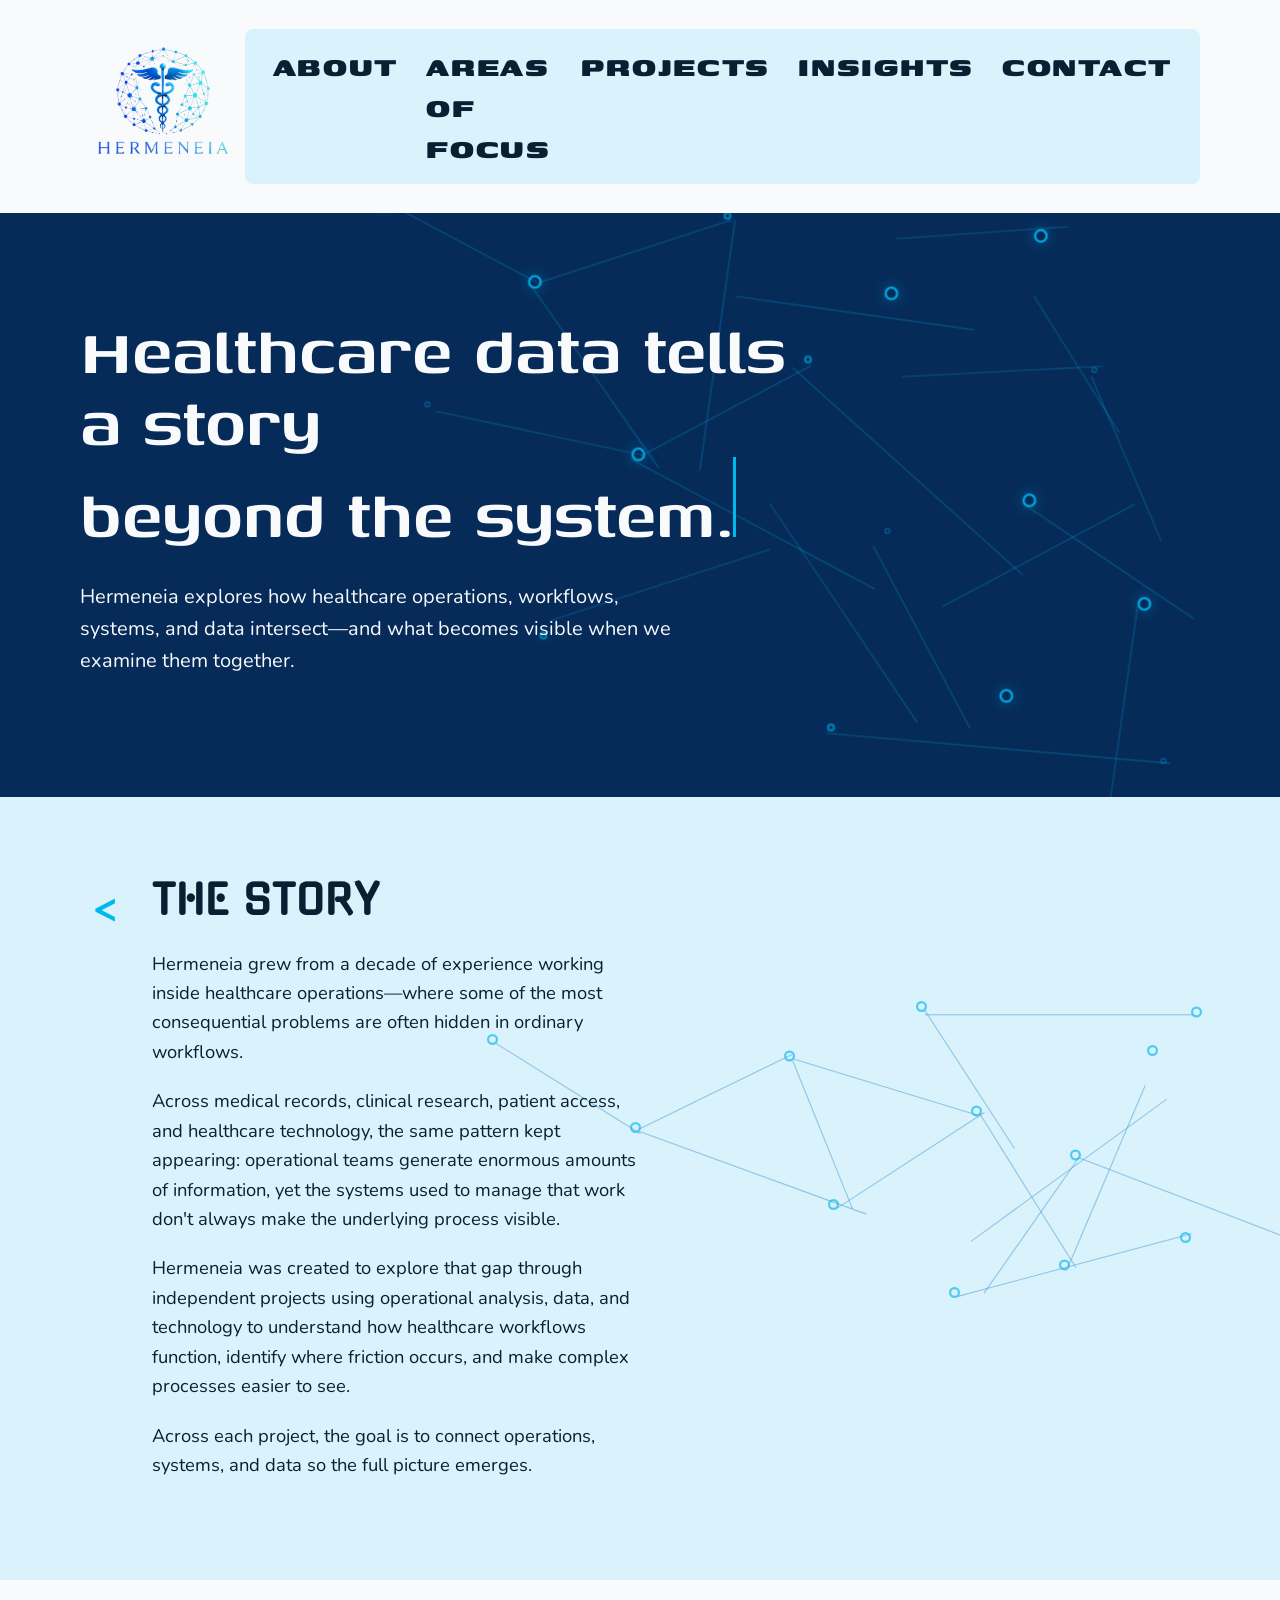
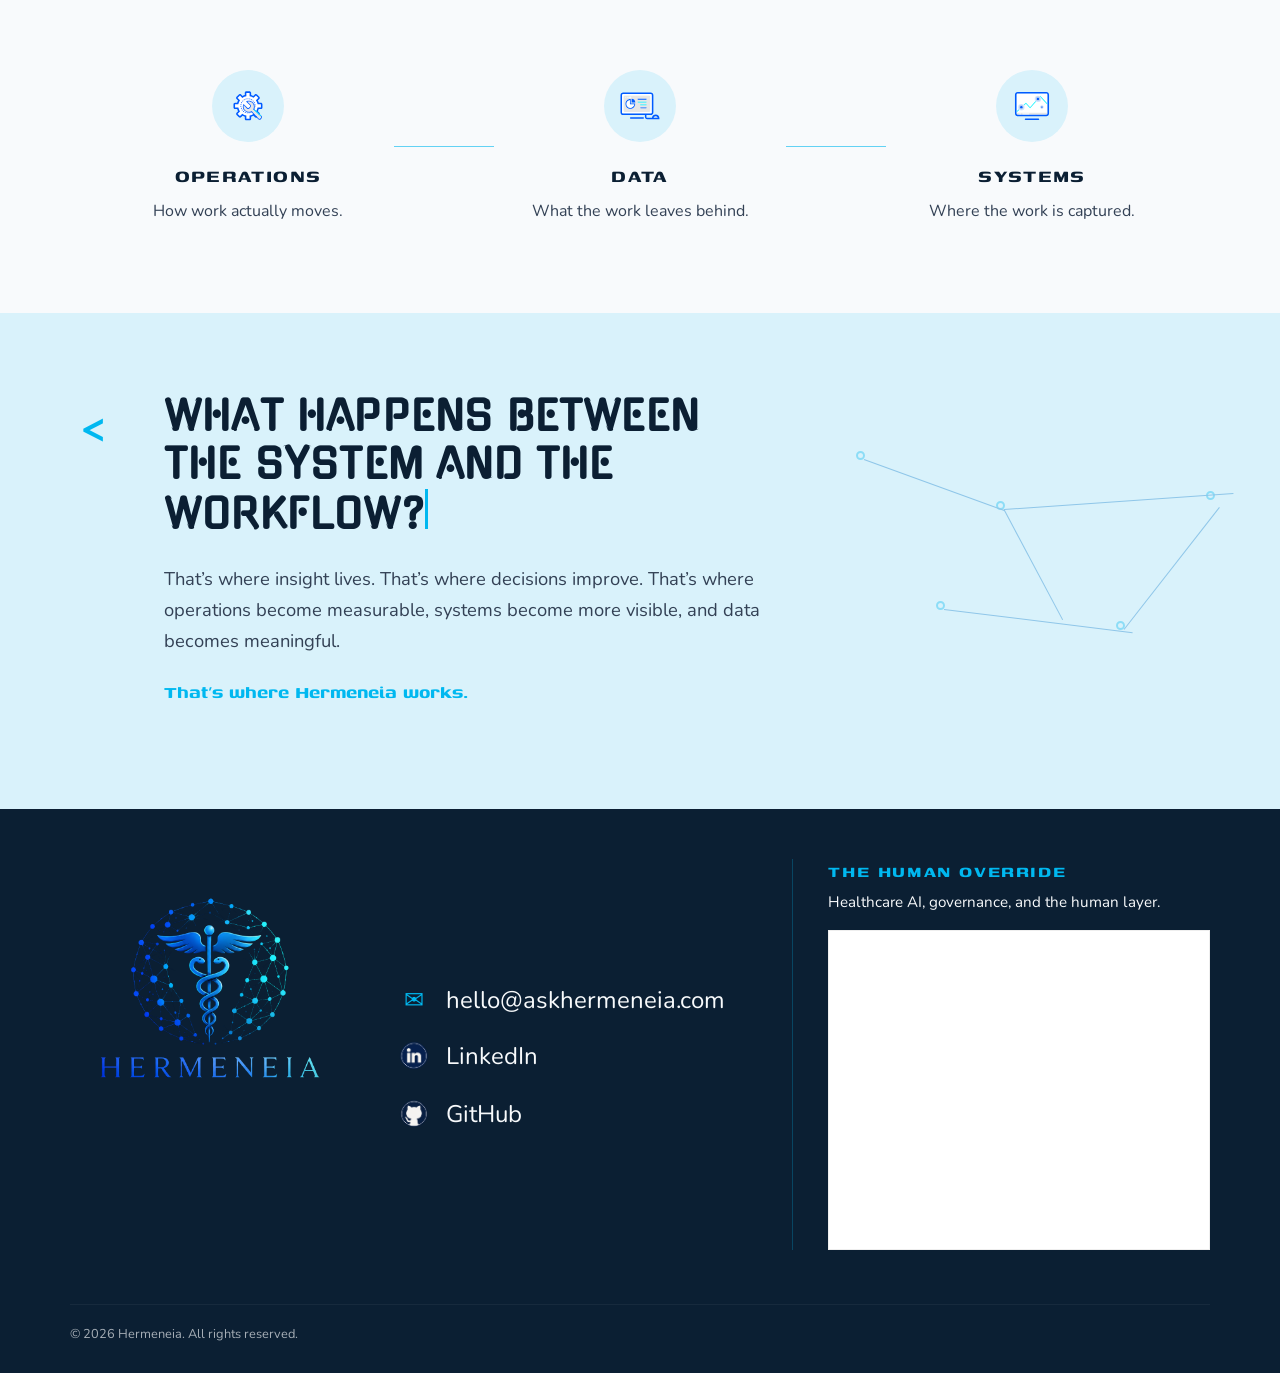
<file: about.html>
<!DOCTYPE html>
<html lang="en">

  <head>
    <meta charset="UTF-8">
    <meta name="viewport" content="width=device-width, initial-scale=1.0">
    <title>About | Hermeneia</title>
    <link rel="stylesheet" href="style.css?v=6">
  </head>

  <body>

    <header>
      <a class="brand" href="index.html">
        <img src="images/hermeneia-logo.png" alt="Hermeneia Consulting logo">
      </a>

      <nav>
        <a href="about.html">ABOUT</a>
        <a href="areas-of-focus.html">AREAS OF FOCUS</a>
        <a href="index.html#projects">PROJECTS</a>
        <a href="insights.html">INSIGHTS</a>
        <a href="contact.html">CONTACT</a>
      </nav>
    </header>

    <main>

      <!-- ABOUT HERO -->

      <section class="about-hero">

        <div class="about-hero-content">
          <h1>
            Healthcare data tells a story<br>
            beyond the system.<span class="cursor"></span>
          </h1>

          <p>
            Hermeneia explores how healthcare operations, workflows,
            systems, and data intersect—and what becomes visible when
            we examine them together.
          </p>
        </div>

        <div class="network-graphic" aria-hidden="true">

          <span class="network-node node-1"></span>
          <span class="network-node node-2"></span>
          <span class="network-node node-3"></span>
          <span class="network-node node-4"></span>
          <span class="network-node node-5"></span>
          <span class="network-node node-6"></span>
          <span class="network-node node-7"></span>
          <span class="network-node node-8"></span>
          <span class="network-node node-9"></span>
          <span class="network-node node-10"></span>
          <span class="network-node node-11"></span>
          <span class="network-node node-12"></span>
          <span class="network-node node-13"></span>
          <span class="network-node node-14"></span>
          <span class="network-node node-15"></span>
          <span class="network-node node-16"></span>

          <span class="network-line line-1"></span>
          <span class="network-line line-2"></span>
          <span class="network-line line-3"></span>
          <span class="network-line line-4"></span>
          <span class="network-line line-5"></span>
          <span class="network-line line-6"></span>
          <span class="network-line line-7"></span>
          <span class="network-line line-8"></span>
          <span class="network-line line-9"></span>
          <span class="network-line line-10"></span>
          <span class="network-line line-11"></span>
          <span class="network-line line-12"></span>
          <span class="network-line line-13"></span>
          <span class="network-line line-14"></span>
          <span class="network-line line-15"></span>
          <span class="network-line line-16"></span>
          <span class="network-line line-17"></span>
          <span class="network-line line-18"></span>
          <span class="network-line line-19"></span>
          <span class="network-line line-20"></span>

        </div>

      </section>

      <!-- THE STORY -->

<section class="about-story">

  <div class="story-content">

    <span class="text-marker">&lt;</span>

    <div class="story-copy">

      <h2>THE STORY</h2>

      <p>
        Hermeneia grew from a decade of experience working inside
        healthcare operations—where some of the most consequential
        problems are often hidden in ordinary workflows.
      </p>

      <p>
        Across medical records, clinical research, patient access,
        and healthcare technology, the same pattern kept appearing:
        operational teams generate enormous amounts of information,
        yet the systems used to manage that work don't always make
        the underlying process visible.
      </p>

      <p>
        Hermeneia was created to explore that gap through independent projects using operational analysis, data, and technology to understand how healthcare workflows function, identify where friction occurs, and make complex processes easier to see.
      </p>

      <p>
        Across each project, the goal is to connect operations, systems, and data so the full picture emerges.
      </p>

    </div>

  </div>

  <div class="story-network" aria-hidden="true">

    <span class="story-node story-node-1"></span>
    <span class="story-node story-node-2"></span>
    <span class="story-node story-node-3"></span>
    <span class="story-node story-node-4"></span>
    <span class="story-node story-node-5"></span>
    <span class="story-node story-node-6"></span>
    <span class="story-node story-node-7"></span>
    <span class="story-node story-node-8"></span>
    <span class="story-node story-node-9"></span>
    <span class="story-node story-node-10"></span>
    <span class="story-node story-node-11"></span>
    <span class="story-node story-node-12"></span>

    <span class="story-line story-line-1"></span>
    <span class="story-line story-line-2"></span>
    <span class="story-line story-line-3"></span>
    <span class="story-line story-line-4"></span>
    <span class="story-line story-line-5"></span>
    <span class="story-line story-line-6"></span>
    <span class="story-line story-line-7"></span>
    <span class="story-line story-line-8"></span>
    <span class="story-line story-line-9"></span>
    <span class="story-line story-line-10"></span>
    <span class="story-line story-line-11"></span>
    <span class="story-line story-line-12"></span>
    <span class="story-line story-line-13"></span>
    <span class="story-line story-line-14"></span>

  </div>

</section>
<!-- OPERATIONS / DATA / SYSTEMS -->
        <section class="about-pillars">

  <div class="pillar">
    <div class="pillar-icon">
      <img src="images/image-operations.svg" alt="">
    </div>

    <h3>OPERATIONS</h3>
    <p>How work actually moves.</p>
  </div>

  <div class="pillar-connector"></div>

  <div class="pillar">
    <div class="pillar-icon">
      <img src="images/image-data.svg" alt="">
    </div>

    <h3>DATA</h3>
    <p>What the work leaves behind.</p>
  </div>

  <div class="pillar-connector"></div>

  <div class="pillar">
    <div class="pillar-icon">
      <img src="images/image-systems.svg" alt="">
    </div>

    <h3>SYSTEMS</h3>
    <p>Where the work is captured.</p>
  </div>

</section>

<!-- CLOSING -->

<section class="about-closing">

  <div class="closing-marker">
    <span class="text-marker">&lt;</span>
  </div>

  <div class="closing-copy">

    <h2>
      WHAT HAPPENS BETWEEN<br>
      THE SYSTEM AND THE WORKFLOW?<span class="cursor"></span>
    </h2>

    <p>
      That’s where insight lives. That’s where decisions improve.
      That’s where operations become measurable, systems become
      more visible, and data becomes meaningful.
    </p>

    <p class="closing-highlight">
      That’s where Hermeneia works.
    </p>

  </div>

  <div class="closing-network" aria-hidden="true">

    <span class="closing-node closing-node-1"></span>
    <span class="closing-node closing-node-2"></span>
    <span class="closing-node closing-node-3"></span>
    <span class="closing-node closing-node-4"></span>
    <span class="closing-node closing-node-5"></span>

    <span class="closing-line closing-line-1"></span>
    <span class="closing-line closing-line-2"></span>
    <span class="closing-line closing-line-3"></span>
    <span class="closing-line closing-line-4"></span>
    <span class="closing-line closing-line-5"></span>

  </div>

</section>

    </main>

 <!-- ========================================
       FOOTER
       ======================================== -->

  <footer class="site-footer">

    <div class="footer-brand-column">

      <a class="footer-logo" href="index.html">
        <img src="images/hermeneia-logo.png" alt="Hermeneia logo">
      </a>

    </div>


    <div class="footer-contact-column">

      <a class="footer-contact-item" href="mailto:hello@askhermeneia.com">
        <span class="footer-contact-icon">✉</span>
        <span>hello@askhermeneia.com</span>
      </a>

      <a
        class="footer-contact-item"
        href="https://www.linkedin.com/in/marilismarrero/"
        target="_blank"
        rel="noopener noreferrer"
      >
        <img src="images/linkedin-icon.png" alt="">
        <span>LinkedIn</span>
      </a>

      <a
        class="footer-contact-item"
        href="https://github.com/hermeneia-consulting"
        target="_blank"
        rel="noopener noreferrer"
      >
        <img src="images/github-icon.png" alt="">
        <span>GitHub</span>
      </a>

    </div>


    <div class="footer-publication-column">

      <p class="footer-publication-label">THE HUMAN OVERRIDE</p>

      <p class="footer-publication-copy">
        Healthcare AI, governance, and the human layer.
      </p>

      <div class="footer-newsletter">
        <iframe
          src="https://thehumanoverride.substack.com/embed"
          width="480"
          height="320"
          style="border: 1px solid #EEE; background: white"
          frameborder="0"
          scrolling="no">
        </iframe>
      </div>

    </div>


    <div class="footer-copyright">
      © 2026 Hermeneia. All rights reserved.
    </div>

  </footer>

</body>

</html>
</file>
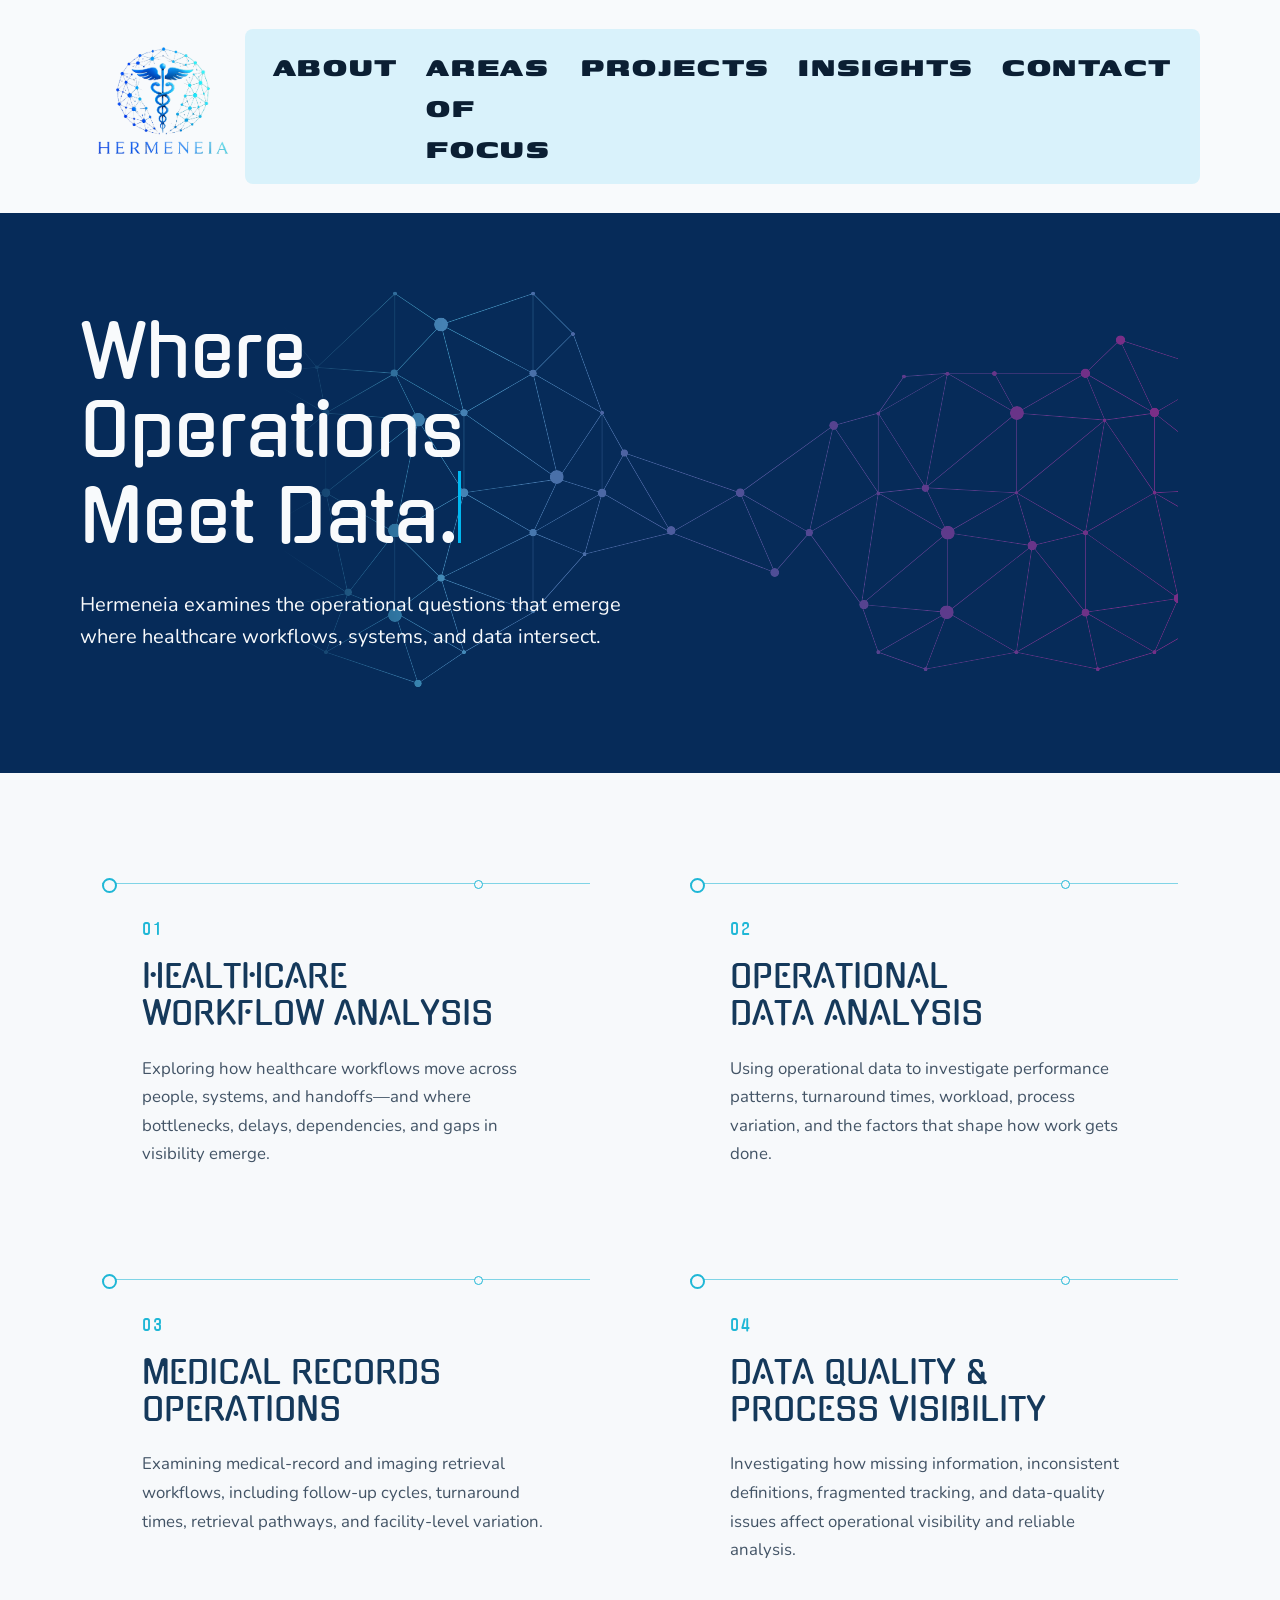
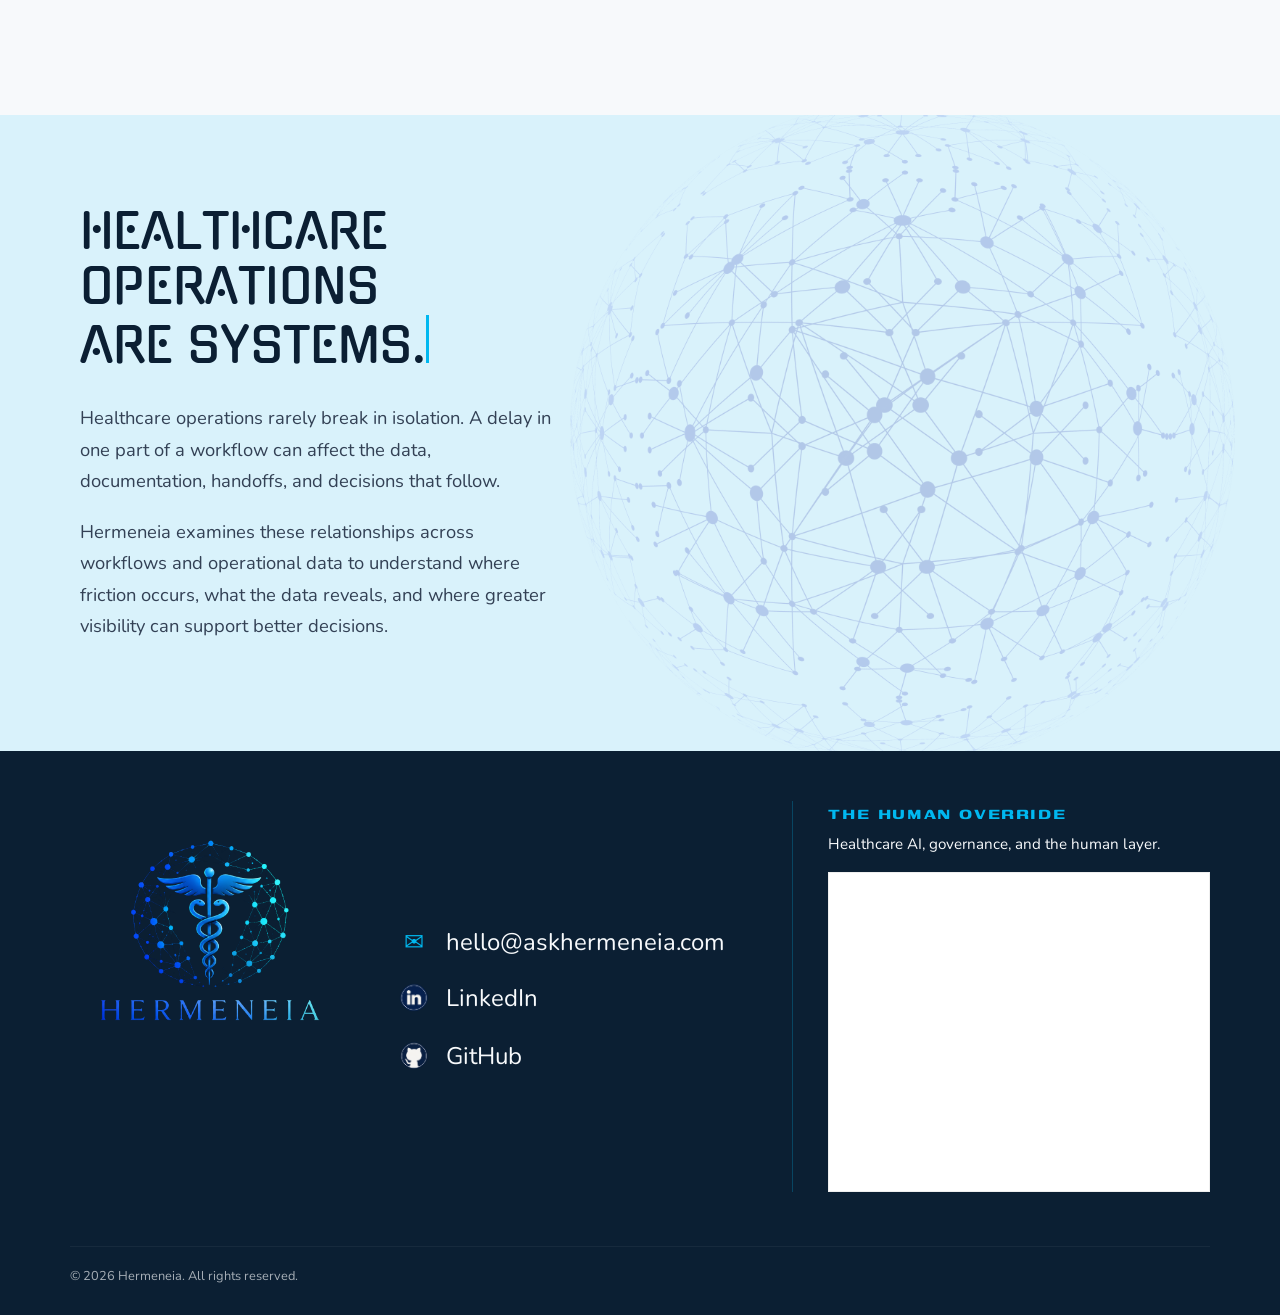
<file: areas-of-focus.html>
<!DOCTYPE html>
<html lang="en">

  <head>
    <meta charset="UTF-8">
    <meta name="viewport" content="width=device-width, initial-scale=1.0">
    <title>Areas of Focus | Hermeneia</title>
    <link rel="stylesheet" href="style.css?v=6">
  </head>

  <body>

    <header>
      <a class="brand" href="index.html">
        <img src="images/hermeneia-logo.png" alt="Hermeneia Consulting logo">
      </a>

      <nav>
        <a href="about.html">ABOUT</a>
        <a href="areas-of-focus.html">AREAS OF FOCUS</a>
        <a href="index.html#projects">PROJECTS</a>
        <a href="insights.html">INSIGHTS</a>
        <a href="contact.html">CONTACT</a>
      </nav>
    </header>
    <main>

        <!-- HERO -->
        <section class="focus-hero">

  <div class="focus-hero-content">

    <h1>
      Where Operations<br>
      Meet Data.<span class="cursor"></span>
    </h1>

    <p class="focus-intro">
      Hermeneia examines the operational questions that emerge
      where healthcare workflows, systems, and data intersect.
    </p>

  </div>

  <img
    class="focus-hero-network"
    src="images/areas-focus-network.svg"
    alt=""
    aria-hidden="true"
  >

</section>
<!-- FOCUS AREAS -->

<section class="focus-areas">

  <div class="focus-grid">

    <article class="focus-card focus-card-1">
      <span class="focus-number">01</span>
      <h2>HEALTHCARE<br>WORKFLOW ANALYSIS</h2>
      <p>
        Exploring how healthcare workflows move across people, systems, and handoffs—and where bottlenecks, delays, dependencies, and gaps in visibility emerge.
      </p>
    </article>

    <article class="focus-card focus-card-2">
      <span class="focus-number">02</span>
      <h2>OPERATIONAL<br>DATA ANALYSIS</h2>
      <p>
        Using operational data to investigate performance patterns, turnaround times, workload, process variation, and the factors that shape how work gets done.
      </p>
    </article>

    <article class="focus-card focus-card-3">
      <span class="focus-number">03</span>
      <h2>MEDICAL RECORDS<br>OPERATIONS</h2>
      <p>
        Examining medical-record and imaging retrieval workflows, including follow-up cycles, turnaround times, retrieval pathways, and facility-level variation.
      </p>
    </article>

    <article class="focus-card focus-card-4">
      <span class="focus-number">04</span>
      <h2>DATA QUALITY &amp;<br>PROCESS VISIBILITY</h2>
      <p>
        Investigating how missing information, inconsistent definitions, fragmented tracking, and data-quality issues affect operational visibility and reliable analysis.
      </p>
    </article>

  </div>

</section>
<!-- HEALTHCARE OPERATIONS ARE SYSTEMS -->

<section class="focus-systems">

  <div class="focus-systems-copy">

    <h2>
      HEALTHCARE OPERATIONS<br>
      ARE SYSTEMS.<span class="cursor"></span>
    </h2>

    <p>
      Healthcare operations rarely break in isolation. A delay in one part of a workflow can affect the data, documentation, handoffs, and decisions that follow.</p>

    <p>
      Hermeneia examines these relationships across workflows and operational data to understand where friction occurs, what the data reveals, and where greater visibility can support better decisions.
    </p>

  </div>

  <div class="focus-systems-visual" aria-hidden="true">
    <img
      src="images/healthcare-systems-network.png"
      alt=""
    >
  </div>

</section>
    </main>

 <!-- ========================================
       FOOTER
       ======================================== -->

  <footer class="site-footer">

    <div class="footer-brand-column">

      <a class="footer-logo" href="index.html">
        <img src="images/hermeneia-logo.png" alt="Hermeneia logo">
      </a>

    </div>


    <div class="footer-contact-column">

      <a class="footer-contact-item" href="mailto:hello@askhermeneia.com">
        <span class="footer-contact-icon">✉</span>
        <span>hello@askhermeneia.com</span>
      </a>

      <a
        class="footer-contact-item"
        href="https://www.linkedin.com/in/marilismarrero/"
        target="_blank"
        rel="noopener noreferrer"
      >
        <img src="images/linkedin-icon.png" alt="">
        <span>LinkedIn</span>
      </a>

      <a
        class="footer-contact-item"
        href="https://github.com/hermeneia-consulting"
        target="_blank"
        rel="noopener noreferrer"
      >
        <img src="images/github-icon.png" alt="">
        <span>GitHub</span>
      </a>

    </div>


    <div class="footer-publication-column">

      <p class="footer-publication-label">THE HUMAN OVERRIDE</p>

      <p class="footer-publication-copy">
        Healthcare AI, governance, and the human layer.
      </p>

      <div class="footer-newsletter">
        <iframe
          src="https://thehumanoverride.substack.com/embed"
          width="480"
          height="320"
          style="border: 1px solid #EEE; background: white"
          frameborder="0"
          scrolling="no">
        </iframe>
      </div>

    </div>


    <div class="footer-copyright">
      © 2026 Hermeneia. All rights reserved.
    </div>

  </footer>

  </body>

</html>
</file>
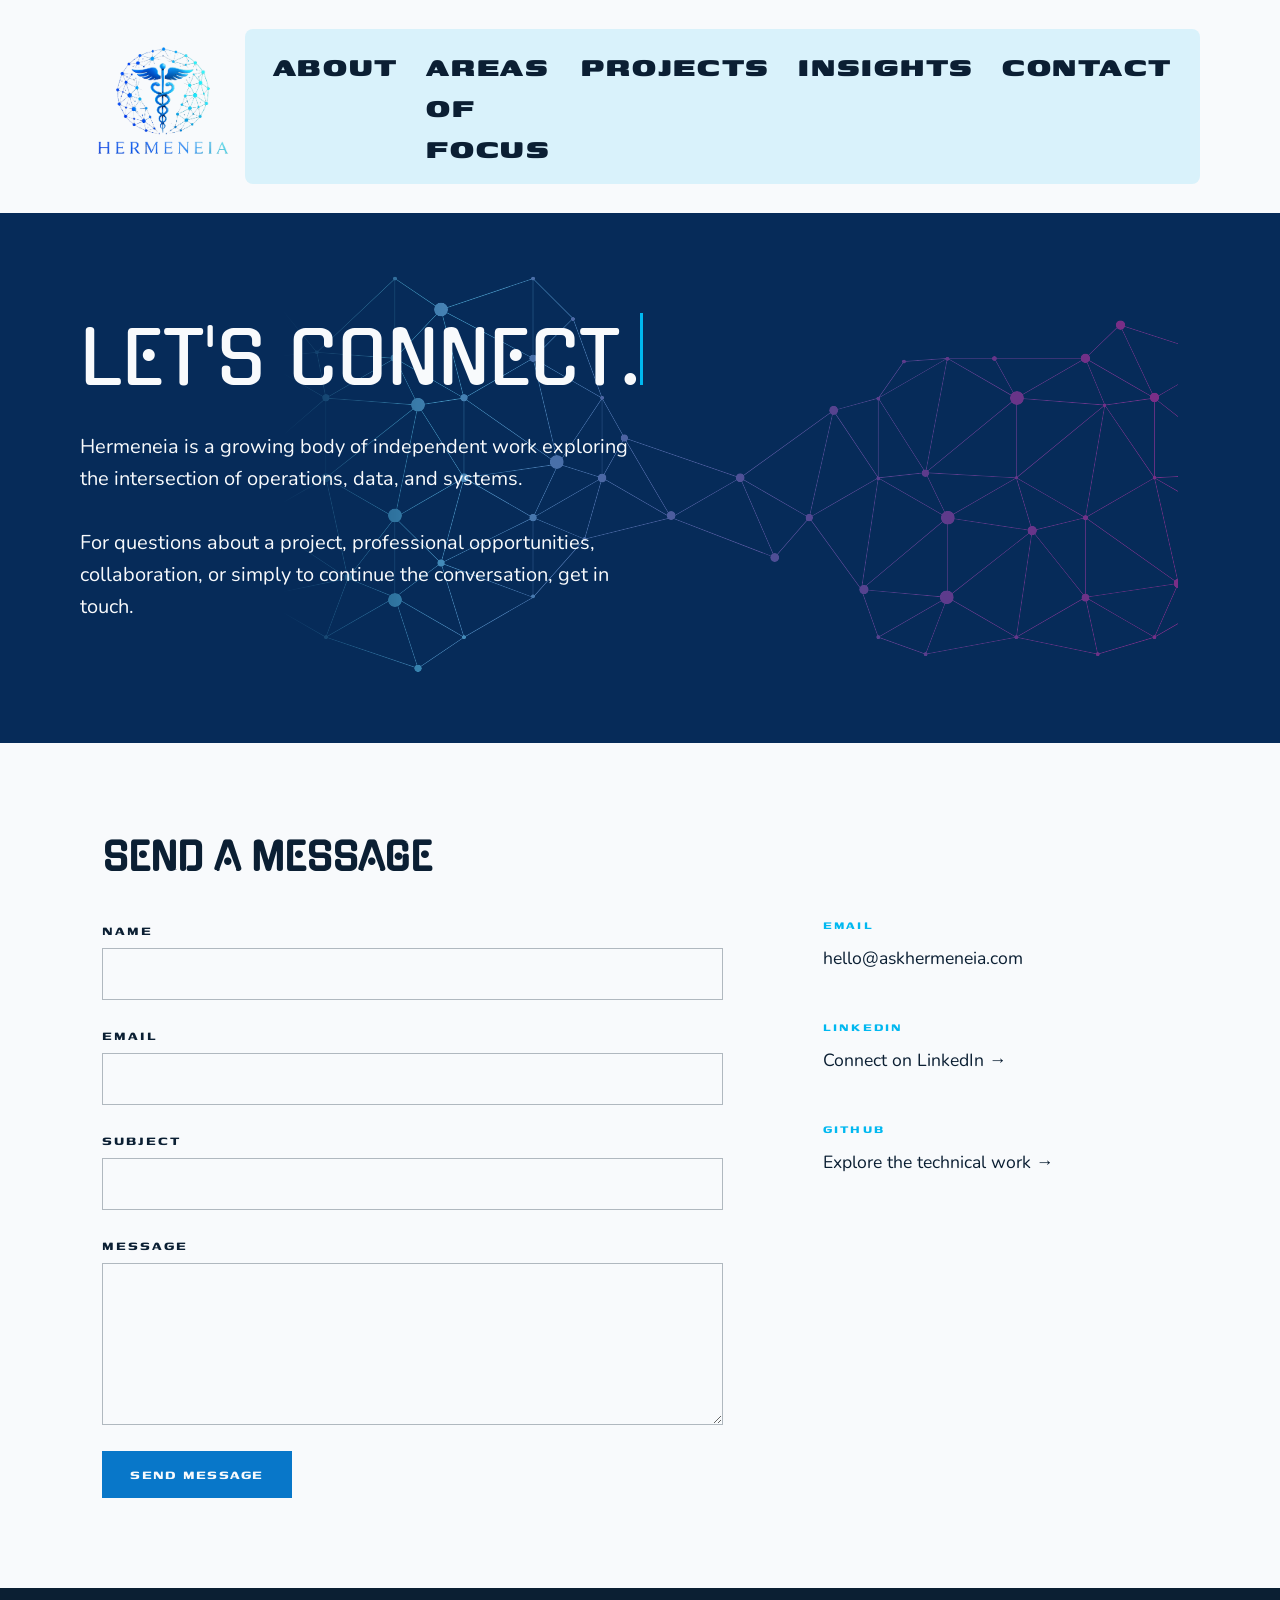
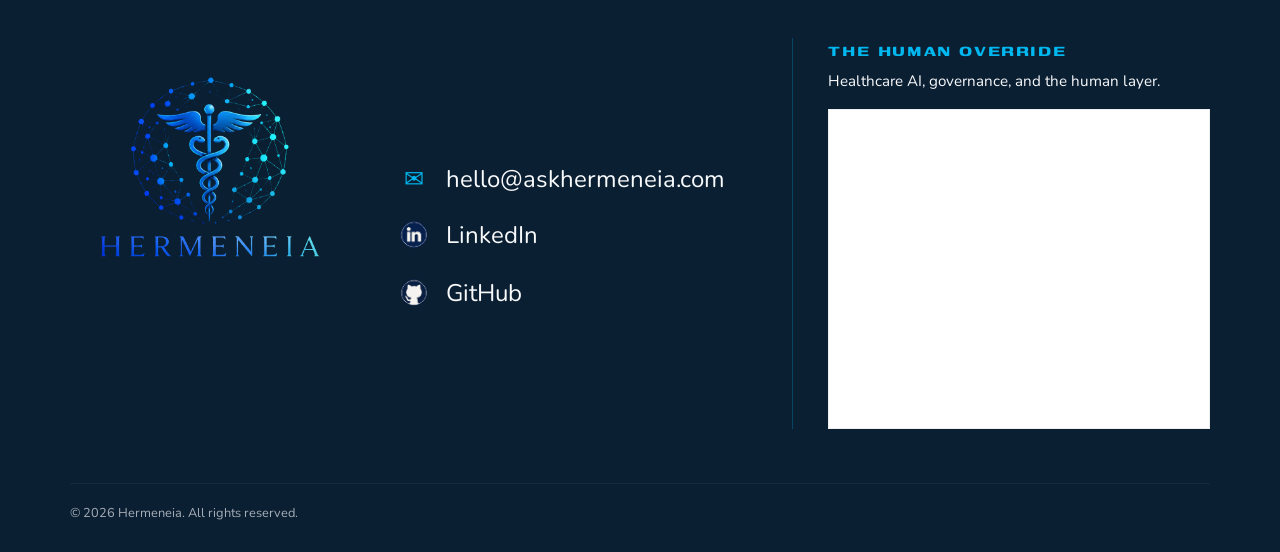
<file: contact.html>
<!DOCTYPE html>
<html lang="en">

<head>
  <meta charset="UTF-8">
  <meta name="viewport" content="width=device-width, initial-scale=1.0">

  <title>Contact | Hermeneia</title>

  <link rel="stylesheet" href="style.css?v=6">
</head>

<body>

  <!-- ========================================
       HEADER
       ======================================== -->

  <header>

    <a class="brand" href="index.html">
      <img src="images/hermeneia-logo.png" alt="Hermeneia logo">
    </a>

    <nav>
      <a href="about.html">ABOUT</a>
      <a href="areas-of-focus.html">AREAS OF FOCUS</a>
      <a href="index.html#projects">PROJECTS</a>
      <a href="insights.html">INSIGHTS</a>
      <a href="contact.html">CONTACT</a>
    </nav>

  </header>


  <main>

    <!-- ========================================
         CONTACT HERO
         ======================================== -->

    <section class="contact-hero">
      <div class="contact-hero-content">

        <h1>
          LET'S CONNECT.<span class="cursor"></span>
        </h1>

        <p>
          Hermeneia is a growing body of independent work exploring the
          intersection of operations, data, and systems.
        </p>

        <p>
          For questions about a project, professional opportunities,
          collaboration, or simply to continue the conversation, get in touch.
        </p>

      </div>

      <img
    src="images/areas-focus-network.svg"
    alt=""
    class="contact-hero-network"
  >

</section>

    <!-- ========================================
         CONTACT OPTIONS
         ======================================== -->

    <section class="contact-section">

      <div class="contact-grid">

        <div class="contact-form-column">

  <h2>SEND A MESSAGE</h2>

  <form
    class="contact-form"
    action="send-contact.php"
    method="POST"
  >

    <label for="name">NAME</label>
    <input
      type="text"
      id="name"
      name="name"
      required
    >

    <label for="email">EMAIL</label>
    <input
      type="email"
      id="email"
      name="email"
      required
    >

    <label for="subject">SUBJECT</label>
    <input
      type="text"
      id="subject"
      name="subject"
      required
    >

    <label for="message">MESSAGE</label>
    <textarea
      id="message"
      name="message"
      rows="6"
      required
    ></textarea>

    <button type="submit">
      SEND MESSAGE
    </button>

  </form>

</div>


        <div class="contact-links-column">

          <div class="contact-link-block">
            <p class="contact-label">EMAIL</p>

            <a href="mailto:hello@askhermeneia.com">
              hello@askhermeneia.com
            </a>
          </div>

          <div class="contact-link-block">
            <p class="contact-label">LINKEDIN</p>

            <a
              href="https://www.linkedin.com/in/marilismarrero/"
              target="_blank"
              rel="noopener noreferrer"
            >
              Connect on LinkedIn →
            </a>
          </div>

          <div class="contact-link-block">
            <p class="contact-label">GITHUB</p>

            <a
              href="https://github.com/hermeneia-consulting"
              target="_blank"
              rel="noopener noreferrer"
            >
              Explore the technical work →
            </a>
          </div>

        </div>

      </div>

    </section>

  </main>


  <!-- ========================================
       FOOTER
       ======================================== -->

  <footer class="site-footer">

    <div class="footer-brand-column">

      <a class="footer-logo" href="index.html">
        <img src="images/hermeneia-logo.png" alt="Hermeneia logo">
      </a>

    </div>


    <div class="footer-contact-column">

      <a class="footer-contact-item" href="mailto:hello@askhermeneia.com">
        <span class="footer-contact-icon">✉</span>
        <span>hello@askhermeneia.com</span>
      </a>

      <a
        class="footer-contact-item"
        href="https://www.linkedin.com/in/marilismarrero/"
        target="_blank"
        rel="noopener noreferrer"
      >
        <img src="images/linkedin-icon.png" alt="">
        <span>LinkedIn</span>
      </a>

      <a
        class="footer-contact-item"
        href="https://github.com/hermeneia-consulting"
        target="_blank"
        rel="noopener noreferrer"
      >
        <img src="images/github-icon.png" alt="">
        <span>GitHub</span>
      </a>

    </div>


    <div class="footer-publication-column">

      <p class="footer-publication-label">THE HUMAN OVERRIDE</p>

      <p class="footer-publication-copy">
        Healthcare AI, governance, and the human layer.
      </p>

      <div class="footer-newsletter">
        <iframe
          src="https://thehumanoverride.substack.com/embed"
          width="480"
          height="320"
          style="border: 1px solid #EEE; background: white"
          frameborder="0"
          scrolling="no">
        </iframe>
      </div>

    </div>


    <div class="footer-copyright">
      © 2026 Hermeneia. All rights reserved.
    </div>

  </footer>

</body>
</html>
</file>
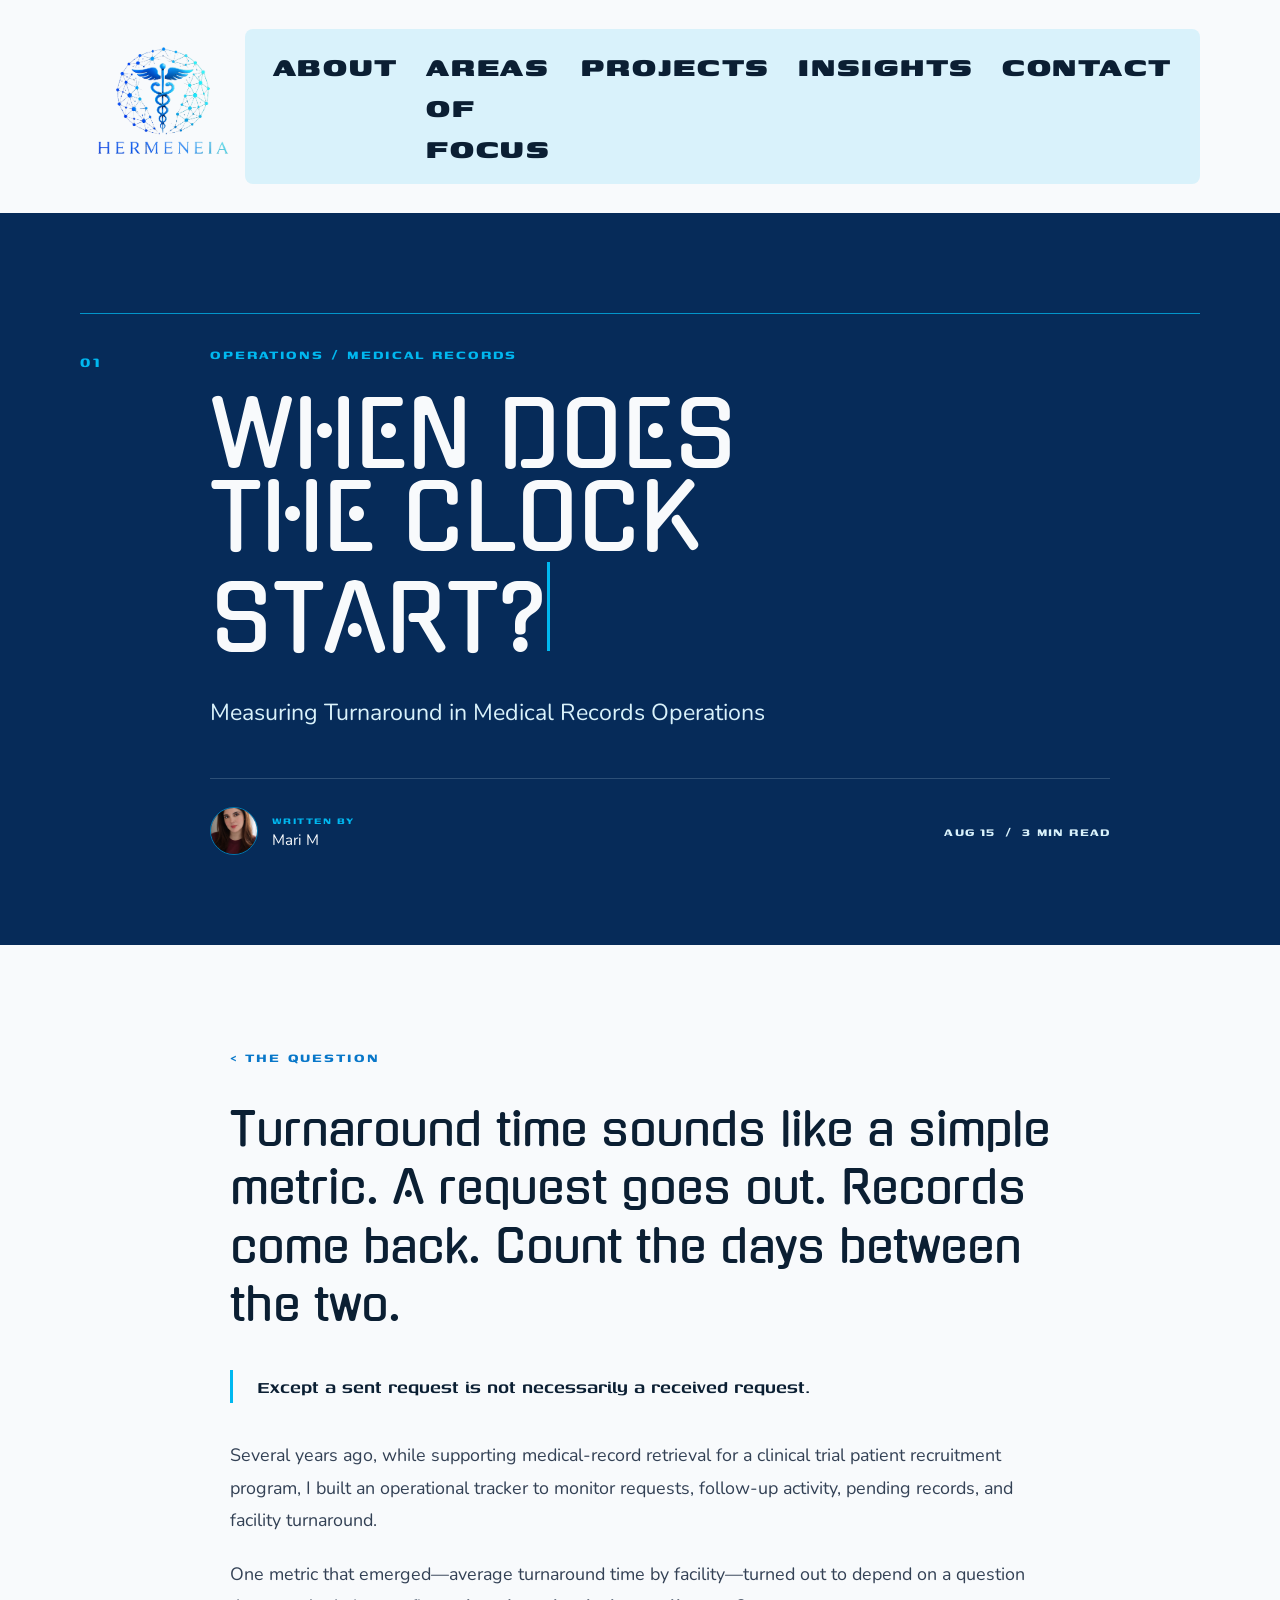
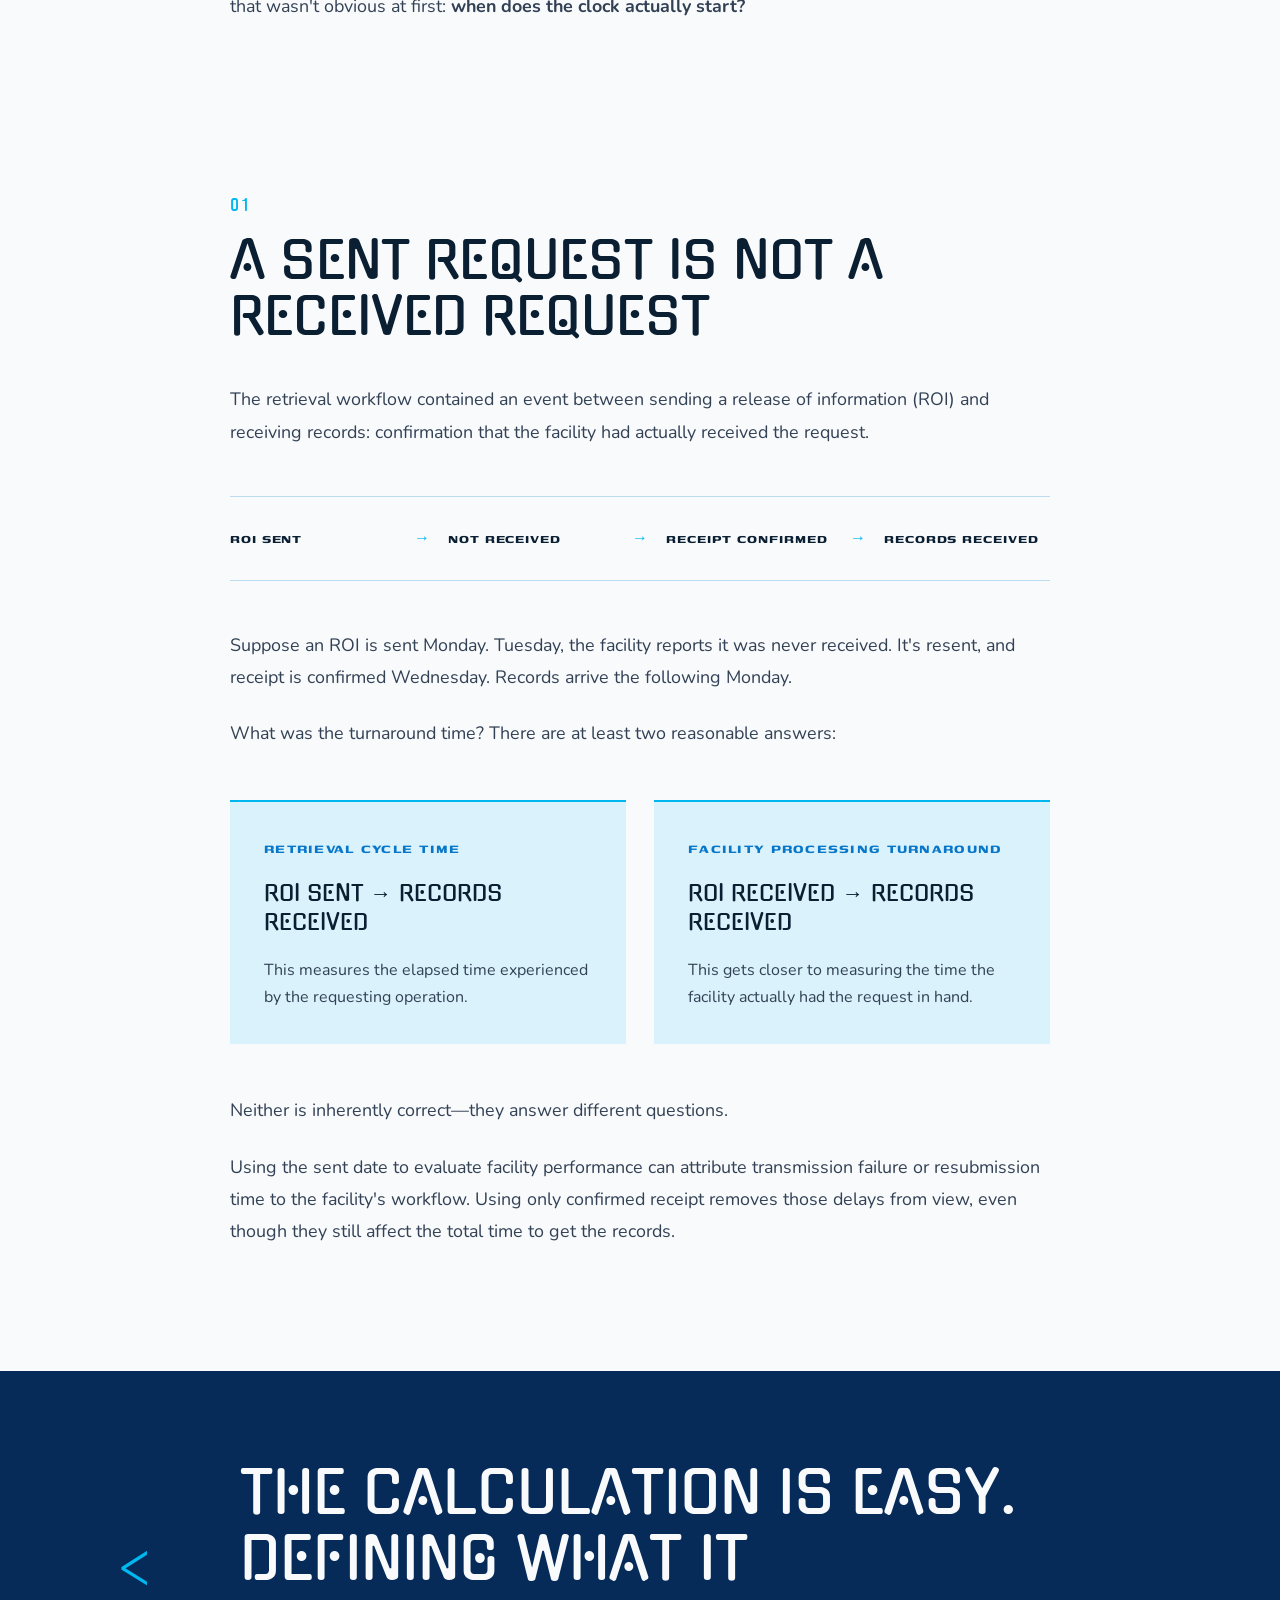
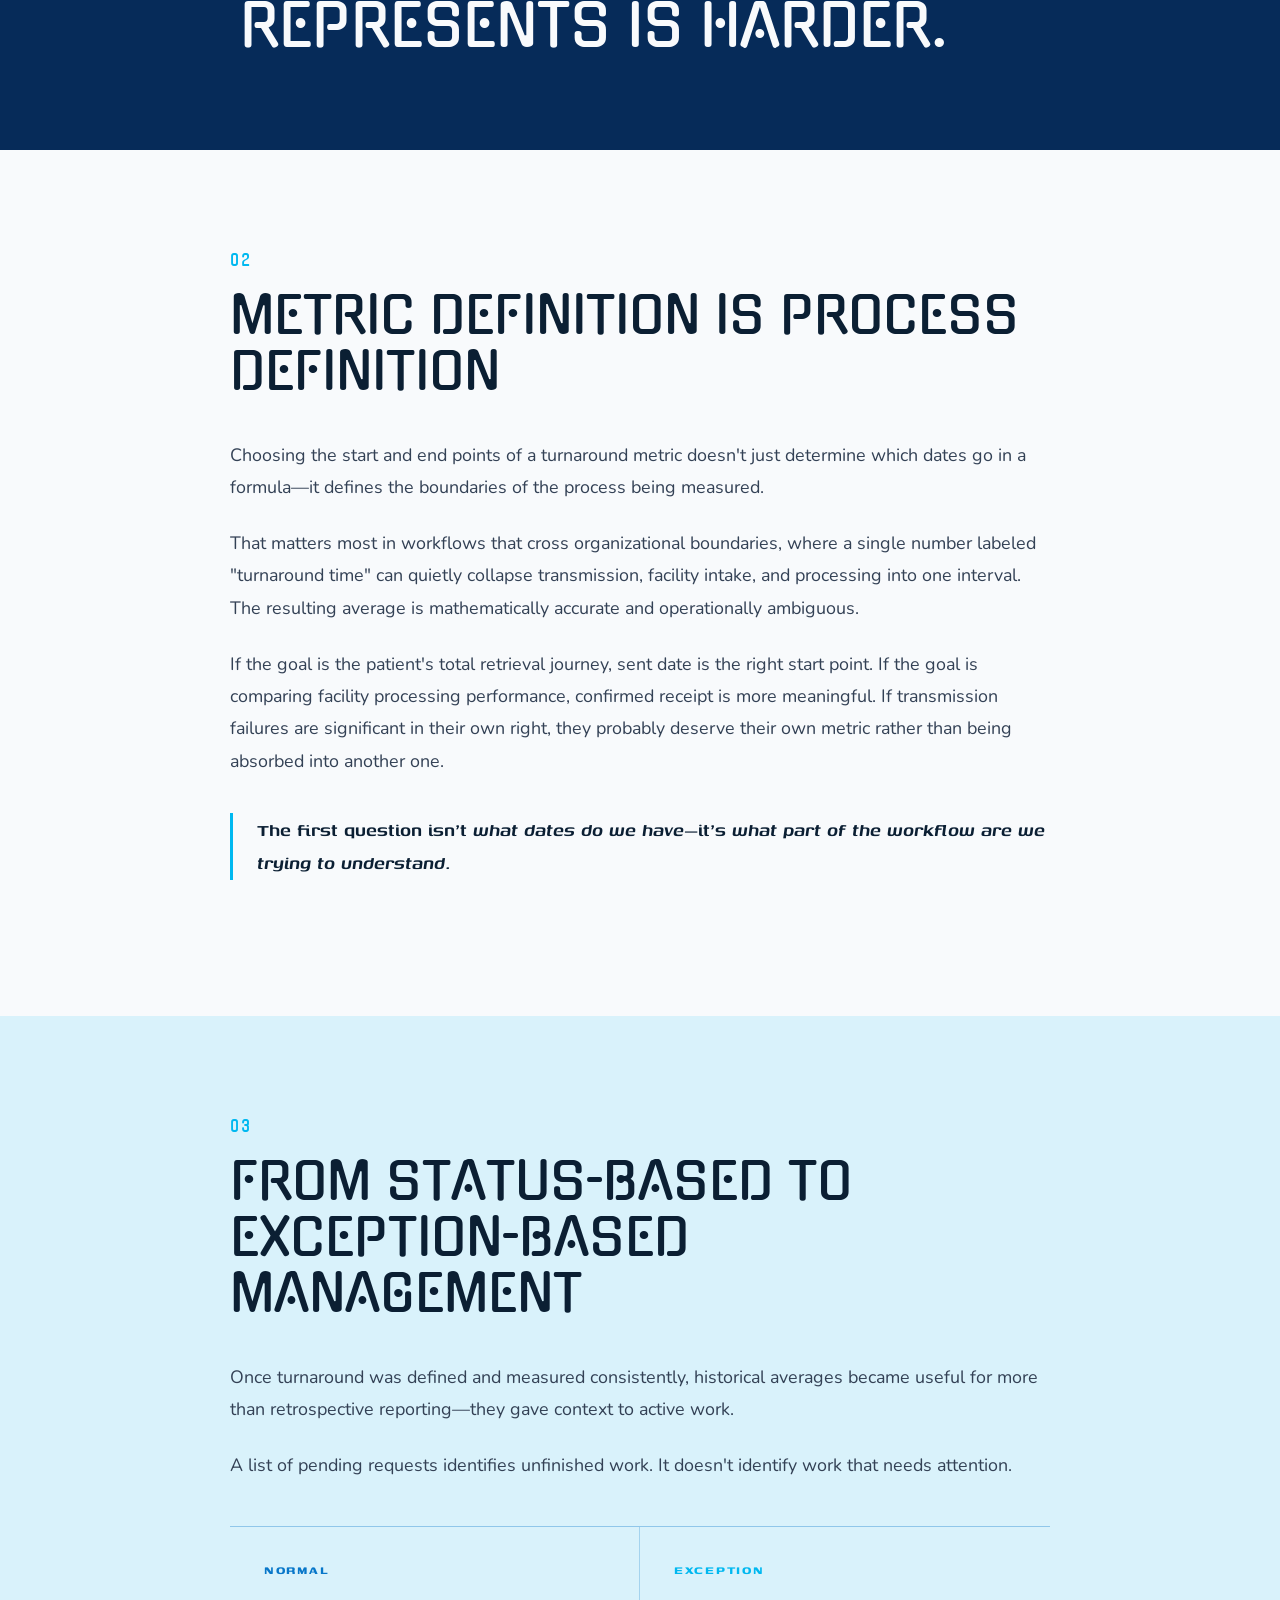
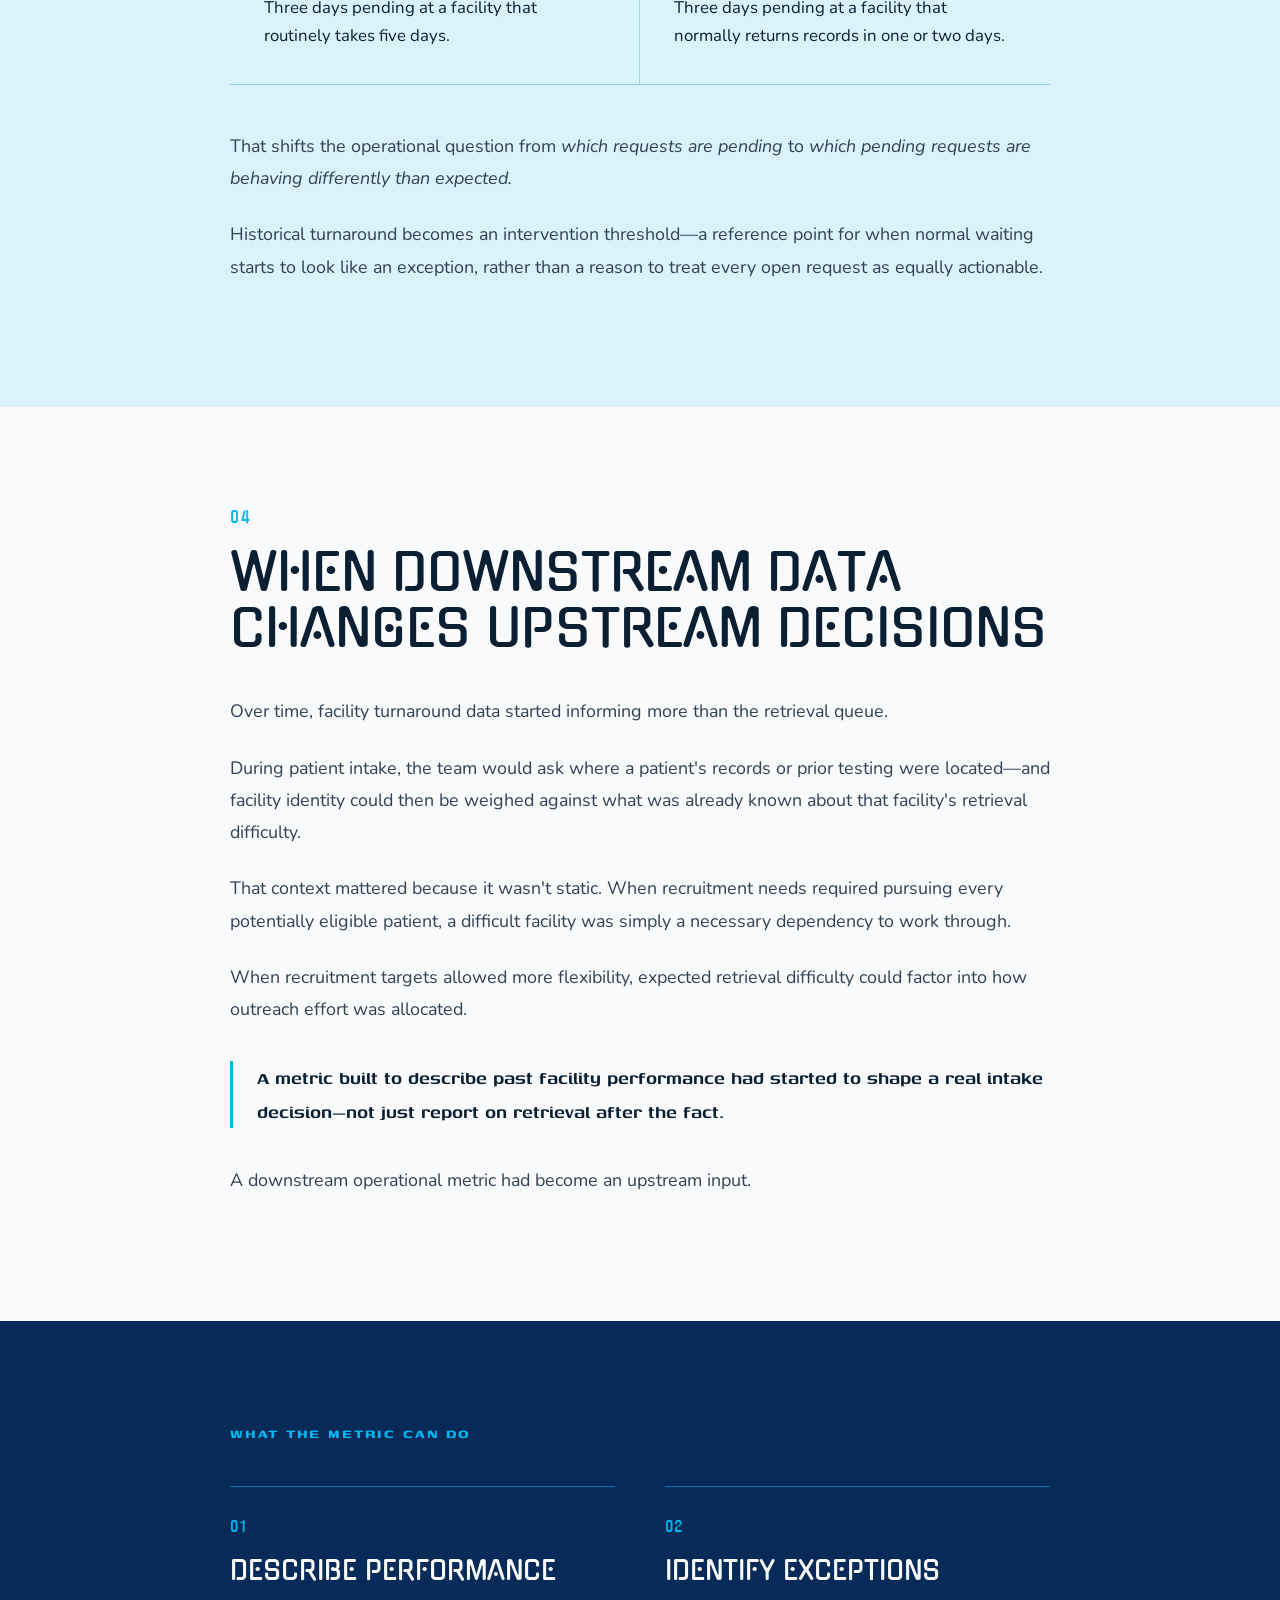
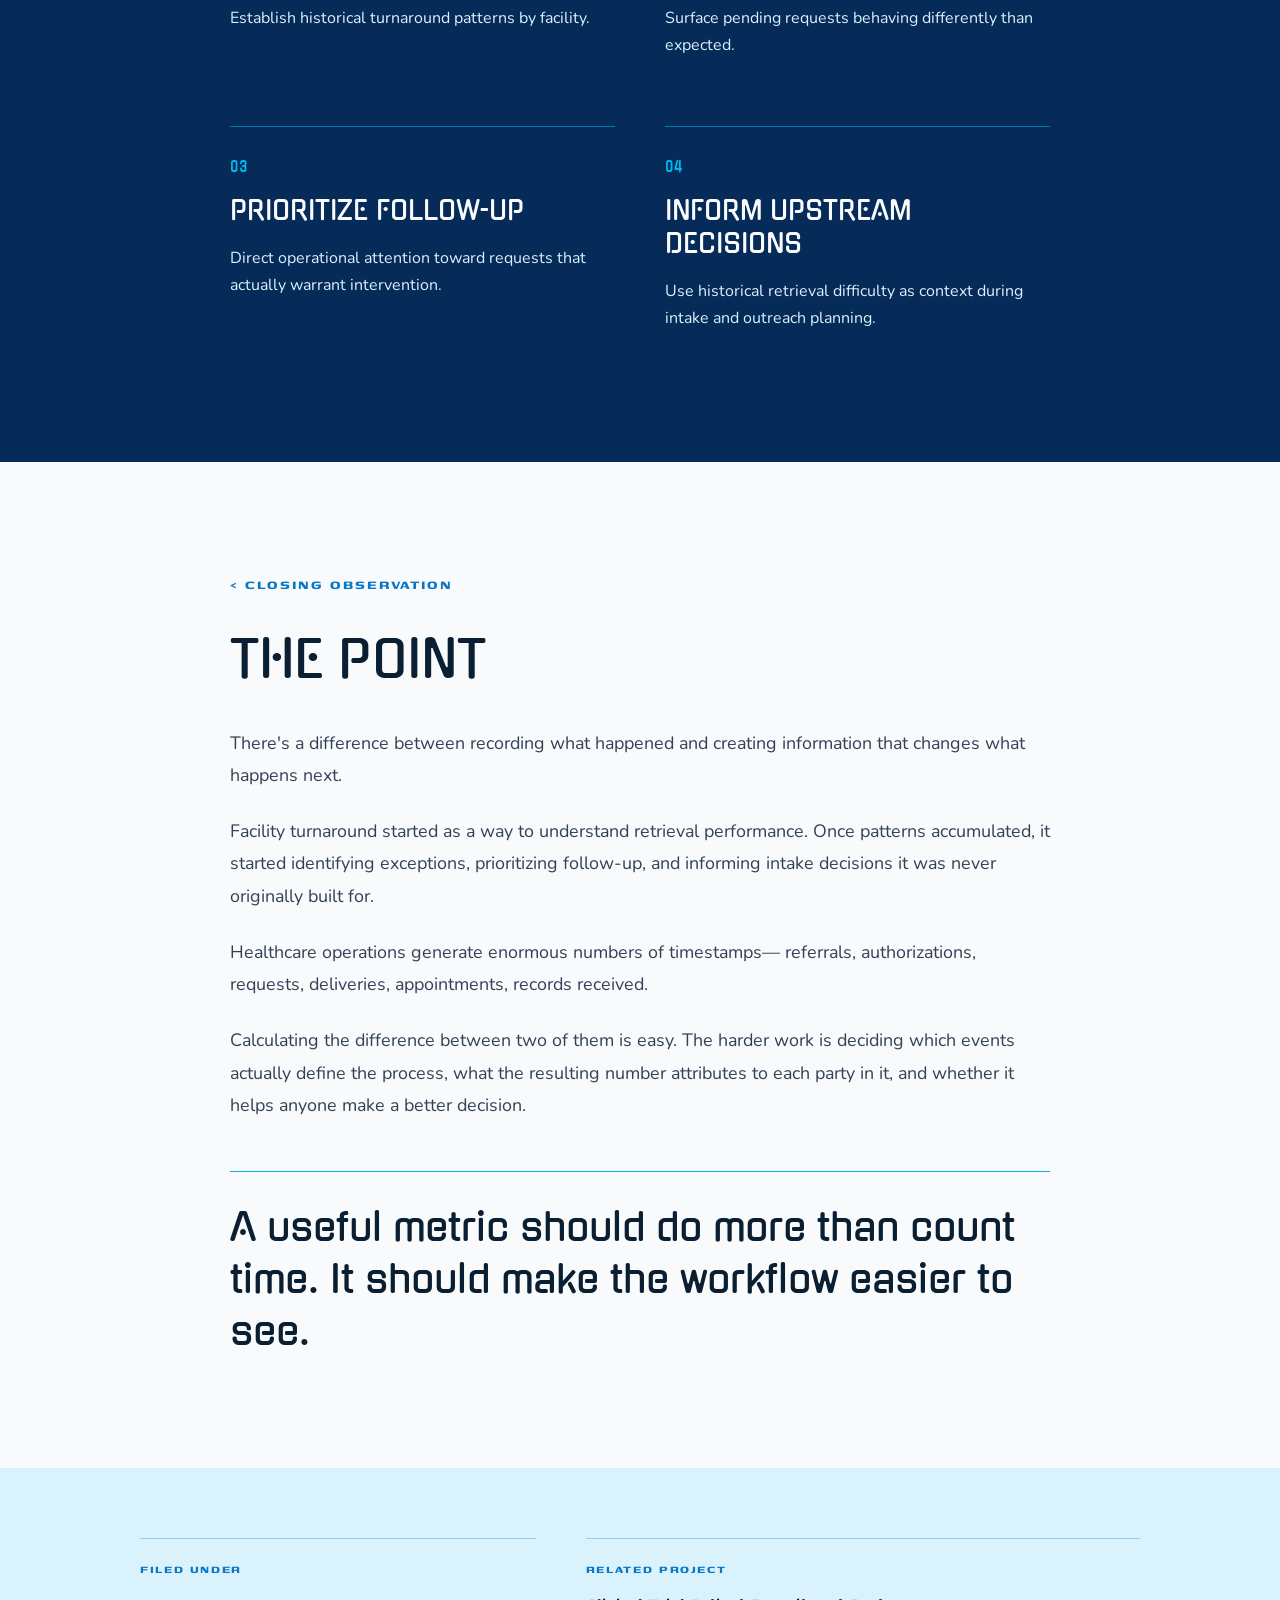
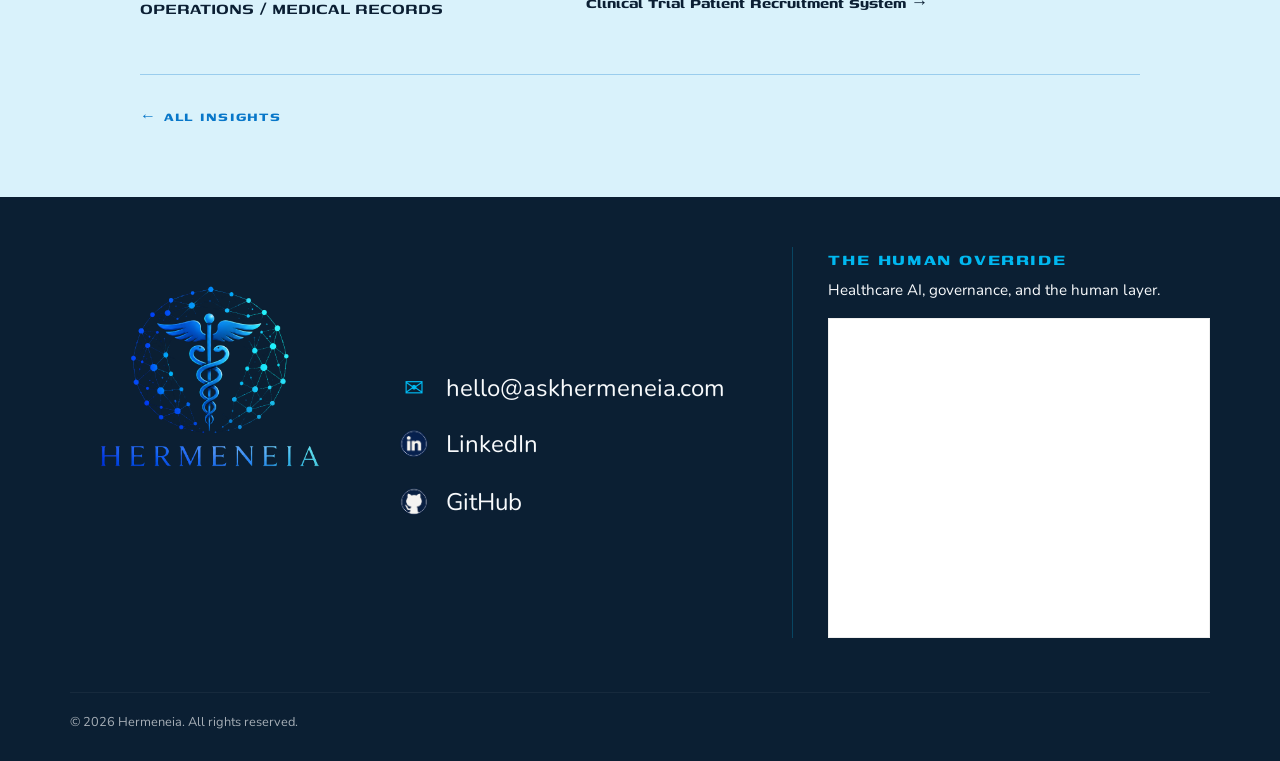
<file: insight-turnaround-time.html>
<!DOCTYPE html>
<html lang="en">

<head>
  <meta charset="UTF-8">
  <meta name="viewport" content="width=device-width, initial-scale=1.0">

  <title>When Does the Clock Start? | Hermeneia Insights</title>

  <meta
    name="description"
    content="An operational analysis of turnaround-time definitions in medical-record retrieval and how metric boundaries shape workflow decisions."
  >

  <link rel="stylesheet" href="style.css?v=6">
</head>

<body>

  <!-- ========================================
       HEADER / NAVIGATION
       Shared site header
       ======================================== -->

  <header>

    <a class="brand" href="index.html">
      <img
        src="images/hermeneia-logo.png"
        alt="Hermeneia logo"
      >
    </a>

    <nav>
      <a href="about.html">ABOUT</a>
      <a href="areas-of-focus.html">AREAS OF FOCUS</a>
      <a href="index.html#projects">PROJECTS</a>
      <a href="insights.html">INSIGHTS</a>
      <a href="contact.html">CONTACT</a>
    </nav>

  </header>


  <main class="insight-article">


    <!-- ========================================
         ARTICLE 01 — HERO
         Category / title / deck / author metadata
         ======================================== -->

    <section class="insight-article-hero">

      <div class="insight-article-hero-inner">

        <div class="insight-article-number">
          01
        </div>


        <div class="insight-article-hero-content">

          <p class="insight-article-category">
            OPERATIONS / MEDICAL RECORDS
          </p>

          <h1>
            WHEN DOES<br>
            THE CLOCK<br>
            START?<span class="cursor"></span>
          </h1>

          <p class="insight-article-subtitle">
            Measuring Turnaround in Medical Records Operations
          </p>


          <!-- AUTHOR / PUBLICATION META -->

          <div class="insight-article-meta">

            <div class="insight-author">

              <img
                 src="images/author-portrait.png"
                alt="Mari M"
                class="insight-author-image"
              >

              <div>
                <span class="insight-author-label">
                  WRITTEN BY
                </span>

                <span class="insight-author-name">
                  Mari M
                </span>
              </div>

            </div>


            <div class="insight-publication-meta">
              <span>AUG 15</span>
              <span>/</span>
              <span>3 MIN READ</span>
            </div>
            </div>
</div>

    </section>


    <!-- ========================================
         ARTICLE 02 — THE QUESTION
         Opening problem / central operational question
         ======================================== -->

    <section class="insight-question">

      <div class="insight-article-content">

        <p class="insight-section-label">
          &lt; THE QUESTION
        </p>

        <p class="insight-opening">
          Turnaround time sounds like a simple metric. A request goes out.
          Records come back. Count the days between the two.
        </p>

        <p class="insight-emphasis">
          Except a sent request is not necessarily a received request.
        </p>

        <p>
          Several years ago, while supporting medical-record retrieval for
          a clinical trial patient recruitment program, I built an operational
          tracker to monitor requests, follow-up activity, pending records,
          and facility turnaround.
        </p>

        <p>
          One metric that emerged—average turnaround time by facility—turned
          out to depend on a question that wasn't obvious at first:
          <strong>when does the clock actually start?</strong>
        </p>

      </div>

    </section>


    <!-- ========================================
         ARTICLE 03 — OPERATIONAL CONTEXT
         First analytical section
         ======================================== -->

    <section class="insight-article-section">

      <div class="insight-article-content">

        <div class="insight-section-number">
          01
        </div>

        <h2>
          A SENT REQUEST IS NOT A RECEIVED REQUEST
        </h2>

        <p>
          The retrieval workflow contained an event between sending a release
          of information (ROI) and receiving records: confirmation that the
          facility had actually received the request.
        </p>


        <!-- EXAMPLE TIMELINE -->

        <div class="insight-workflow-example">

          <span>MONDAY</span>
          <strong>ROI SENT</strong>

          <span>→</span>

          <span>TUESDAY</span>
          <strong>NOT RECEIVED</strong>

          <span>→</span>

          <span>WEDNESDAY</span>
          <strong>RECEIPT CONFIRMED</strong>

          <span>→</span>

          <span>MONDAY</span>
          <strong>RECORDS RECEIVED</strong>

        </div>


        <p>
          Suppose an ROI is sent Monday. Tuesday, the facility reports it was
          never received. It's resent, and receipt is confirmed Wednesday.
          Records arrive the following Monday.
        </p>

        <p>
          What was the turnaround time? There are at least two reasonable answers:
        </p>


        <!-- ========================================
             ARTICLE COMPONENT — METRIC COMPARISON
             Reusable analytical component
             ======================================== -->

        <div class="insight-metric-grid">

          <div class="insight-metric-card">

            <p class="insight-metric-label">
              RETRIEVAL CYCLE TIME
            </p>

            <p class="insight-metric-formula">
              ROI SENT → RECORDS RECEIVED
            </p>

            <p>
              This measures the elapsed time experienced by the requesting
              operation.
            </p>

          </div>


          <div class="insight-metric-card">

            <p class="insight-metric-label">
              FACILITY PROCESSING TURNAROUND
            </p>

            <p class="insight-metric-formula">
              ROI RECEIVED → RECORDS RECEIVED
            </p>

            <p>
              This gets closer to measuring the time the facility actually
              had the request in hand.
            </p>

          </div>

        </div>


        <p>
          Neither is inherently correct—they answer different questions.
        </p>

        <p>
          Using the sent date to evaluate facility performance can attribute
          transmission failure or resubmission time to the facility's workflow.
          Using only confirmed receipt removes those delays from view, even
          though they still affect the total time to get the records.
        </p>

      </div>

    </section>


    <!-- ========================================
         ARTICLE 04 — OBSERVATION CALLOUT
         Large editorial statement
         ======================================== -->

    <aside class="insight-callout">

      <div class="insight-callout-inner">

        <span class="insight-callout-marker">
          &lt;
        </span>

        <p>
          THE CALCULATION IS EASY.<br>
          DEFINING WHAT IT REPRESENTS IS HARDER.
        </p>

      </div>

    </aside>


    <!-- ========================================
         ARTICLE 05 — ANALYSIS
         Metric definition is process definition
         ======================================== -->

    <section class="insight-article-section">

      <div class="insight-article-content">

        <div class="insight-section-number">
          02
        </div>

        <h2>
          METRIC DEFINITION IS PROCESS DEFINITION
        </h2>

        <p>
          Choosing the start and end points of a turnaround metric doesn't
          just determine which dates go in a formula—it defines the boundaries
          of the process being measured.
        </p>

        <p>
          That matters most in workflows that cross organizational boundaries,
          where a single number labeled "turnaround time" can quietly collapse
          transmission, facility intake, and processing into one interval.
          The resulting average is mathematically accurate and operationally
          ambiguous.
        </p>

        <p>
          If the goal is the patient's total retrieval journey, sent date is
          the right start point. If the goal is comparing facility processing
          performance, confirmed receipt is more meaningful. If transmission
          failures are significant in their own right, they probably deserve
          their own metric rather than being absorbed into another one.
        </p>

        <p class="insight-emphasis">
          The first question isn't <em>what dates do we have</em>—it's
          <em>what part of the workflow are we trying to understand.</em>
        </p>

      </div>

    </section>


    <!-- ========================================
         ARTICLE 06 — OPERATIONAL IMPLICATION
         Status-based → exception-based management
         ======================================== -->

    <section class="insight-article-section insight-article-section-alt">

      <div class="insight-article-content">

        <div class="insight-section-number">
          03
        </div>

        <h2>
          FROM STATUS-BASED TO EXCEPTION-BASED MANAGEMENT
        </h2>

        <p>
          Once turnaround was defined and measured consistently, historical
          averages became useful for more than retrospective reporting—they
          gave context to active work.
        </p>

        <p>
          A list of pending requests identifies unfinished work. It doesn't
          identify work that needs attention.
        </p>


        <!-- EXCEPTION EXAMPLE -->

        <div class="insight-comparison">

          <div>

            <span class="insight-comparison-label">
              NORMAL
            </span>

            <p>
              Three days pending at a facility that routinely takes five days.
            </p>

          </div>

          <div>

            <span class="insight-comparison-label">
              EXCEPTION
            </span>

            <p>
              Three days pending at a facility that normally returns records
              in one or two days.
            </p>

          </div>

        </div>


        <p>
          That shifts the operational question from
          <em>which requests are pending</em> to
          <em>which pending requests are behaving differently than expected.</em>
        </p>

        <p>
          Historical turnaround becomes an intervention threshold—a reference
          point for when normal waiting starts to look like an exception,
          rather than a reason to treat every open request as equally actionable.
        </p>

      </div>

    </section>


    <!-- ========================================
         ARTICLE 07 — UPSTREAM DECISIONS
         When downstream data changes upstream decisions
         ======================================== -->

    <section class="insight-article-section">

      <div class="insight-article-content">

        <div class="insight-section-number">
          04
        </div>

        <h2>
          WHEN DOWNSTREAM DATA CHANGES UPSTREAM DECISIONS
        </h2>

        <p>
          Over time, facility turnaround data started informing more than
          the retrieval queue.
        </p>

        <p>
          During patient intake, the team would ask where a patient's records
          or prior testing were located—and facility identity could then be
          weighed against what was already known about that facility's
          retrieval difficulty.
        </p>

        <p>
          That context mattered because it wasn't static. When recruitment
          needs required pursuing every potentially eligible patient, a
          difficult facility was simply a necessary dependency to work through.
        </p>

        <p>
          When recruitment targets allowed more flexibility, expected retrieval
          difficulty could factor into how outreach effort was allocated.
        </p>

        <p class="insight-emphasis">
          A metric built to describe past facility performance had started
          to shape a real intake decision—not just report on retrieval after
          the fact.
        </p>

        <p>
          A downstream operational metric had become an upstream input.
        </p>

      </div>

    </section>


    <!-- ========================================
         ARTICLE 08 — ANALYTICAL FRAME
         What the metric can be used for
         ======================================== -->

    <section class="insight-analytical-frame">

      <div class="insight-article-content">

        <p class="insight-section-label">
          WHAT THE METRIC CAN DO
        </p>

        <div class="insight-frame-grid">

          <div class="insight-frame-item">

            <span>01</span>

            <h3>
              DESCRIBE PERFORMANCE
            </h3>

            <p>
              Establish historical turnaround patterns by facility.
            </p>

          </div>


          <div class="insight-frame-item">

            <span>02</span>

            <h3>
              IDENTIFY EXCEPTIONS
            </h3>

            <p>
              Surface pending requests behaving differently than expected.
            </p>

          </div>


          <div class="insight-frame-item">

            <span>03</span>

            <h3>
              PRIORITIZE FOLLOW-UP
            </h3>

            <p>
              Direct operational attention toward requests that actually
              warrant intervention.
            </p>

          </div>


          <div class="insight-frame-item">

            <span>04</span>

            <h3>
              INFORM UPSTREAM DECISIONS
            </h3>

            <p>
              Use historical retrieval difficulty as context during intake
              and outreach planning.
            </p>

          </div>

        </div>

      </div>

    </section>


    <!-- ========================================
         ARTICLE 09 — CLOSING OBSERVATION
         The point
         ======================================== -->

    <section class="insight-closing">

      <div class="insight-article-content">

        <p class="insight-section-label">
          &lt; CLOSING OBSERVATION
        </p>

        <h2>
          THE POINT
        </h2>

        <p>
          There's a difference between recording what happened and creating
          information that changes what happens next.
        </p>

        <p>
          Facility turnaround started as a way to understand retrieval
          performance. Once patterns accumulated, it started identifying
          exceptions, prioritizing follow-up, and informing intake decisions
          it was never originally built for.
        </p>

        <p>
          Healthcare operations generate enormous numbers of timestamps—
          referrals, authorizations, requests, deliveries, appointments,
          records received.
        </p>

        <p>
          Calculating the difference between two of them is easy. The harder
          work is deciding which events actually define the process, what the
          resulting number attributes to each party in it, and whether it
          helps anyone make a better decision.
        </p>

        <p class="insight-closing-line">
          A useful metric should do more than count time.
          It should make the workflow easier to see.
        </p>

      </div>

    </section>


    <!-- ========================================
         ARTICLE 10 — ARTICLE FOOTER
         Categories / related project / back to Insights
         ======================================== -->

    <section class="insight-article-footer">

      <div class="insight-article-footer-inner">


        <!-- FILED UNDER -->

        <div class="insight-footer-group">

          <p class="insight-footer-label">
            FILED UNDER
          </p>

          <p>
            OPERATIONS / MEDICAL RECORDS
          </p>

        </div>


        <!-- RELATED PROJECT -->

        <div class="insight-footer-group">

          <p class="insight-footer-label">
            RELATED PROJECT
          </p>

          <a href="clinical-trial-analytics.html">
            Clinical Trial Patient Recruitment System →
          </a>

        </div>


        <!-- BACK TO INSIGHTS -->

        <div class="insight-footer-navigation">

          <a href="insights.html">
            ← ALL INSIGHTS
          </a>

        </div>

      </div>

    </section>

  </main>


  <!-- ========================================
       SITE FOOTER
       Canonical footer
       ======================================== -->

  <footer class="site-footer">

    <!-- FOOTER — BRAND -->

    <div class="footer-brand-column">

      <a class="footer-logo" href="index.html">
        <img
          src="images/hermeneia-logo.png"
          alt="Hermeneia logo"
        >
      </a>

    </div>


    <!-- FOOTER — CONTACT -->

    <div class="footer-contact-column">

      <a
        class="footer-contact-item"
        href="mailto:hello@askhermeneia.com"
      >
        <span class="footer-contact-icon">✉</span>
        <span>hello@askhermeneia.com</span>
      </a>

      <a
        class="footer-contact-item"
        href="https://www.linkedin.com/in/marilismarrero/"
        target="_blank"
        rel="noopener noreferrer"
      >
        <img src="images/linkedin-icon.png" alt="">
        <span>LinkedIn</span>
      </a>

      <a
        class="footer-contact-item"
        href="https://github.com/hermeneia-consulting"
        target="_blank"
        rel="noopener noreferrer"
      >
        <img src="images/github-icon.png" alt="">
        <span>GitHub</span>
      </a>

    </div>


    <!-- FOOTER — PUBLICATION -->

    <div class="footer-publication-column">

      <p class="footer-publication-label">
        THE HUMAN OVERRIDE
      </p>

      <p class="footer-publication-copy">
        Healthcare AI, governance, and the human layer.
      </p>

      <div class="footer-newsletter">

        <iframe
          src="https://thehumanoverride.substack.com/embed"
          width="480"
          height="320"
          style="border: 1px solid #EEE; background: white"
          frameborder="0"
          scrolling="no">
        </iframe>

      </div>

    </div>


    <!-- FOOTER — COPYRIGHT -->

    <div class="footer-copyright">
      © 2026 Hermeneia. All rights reserved.
    </div>

  </footer>

</body>
</html>
</file>
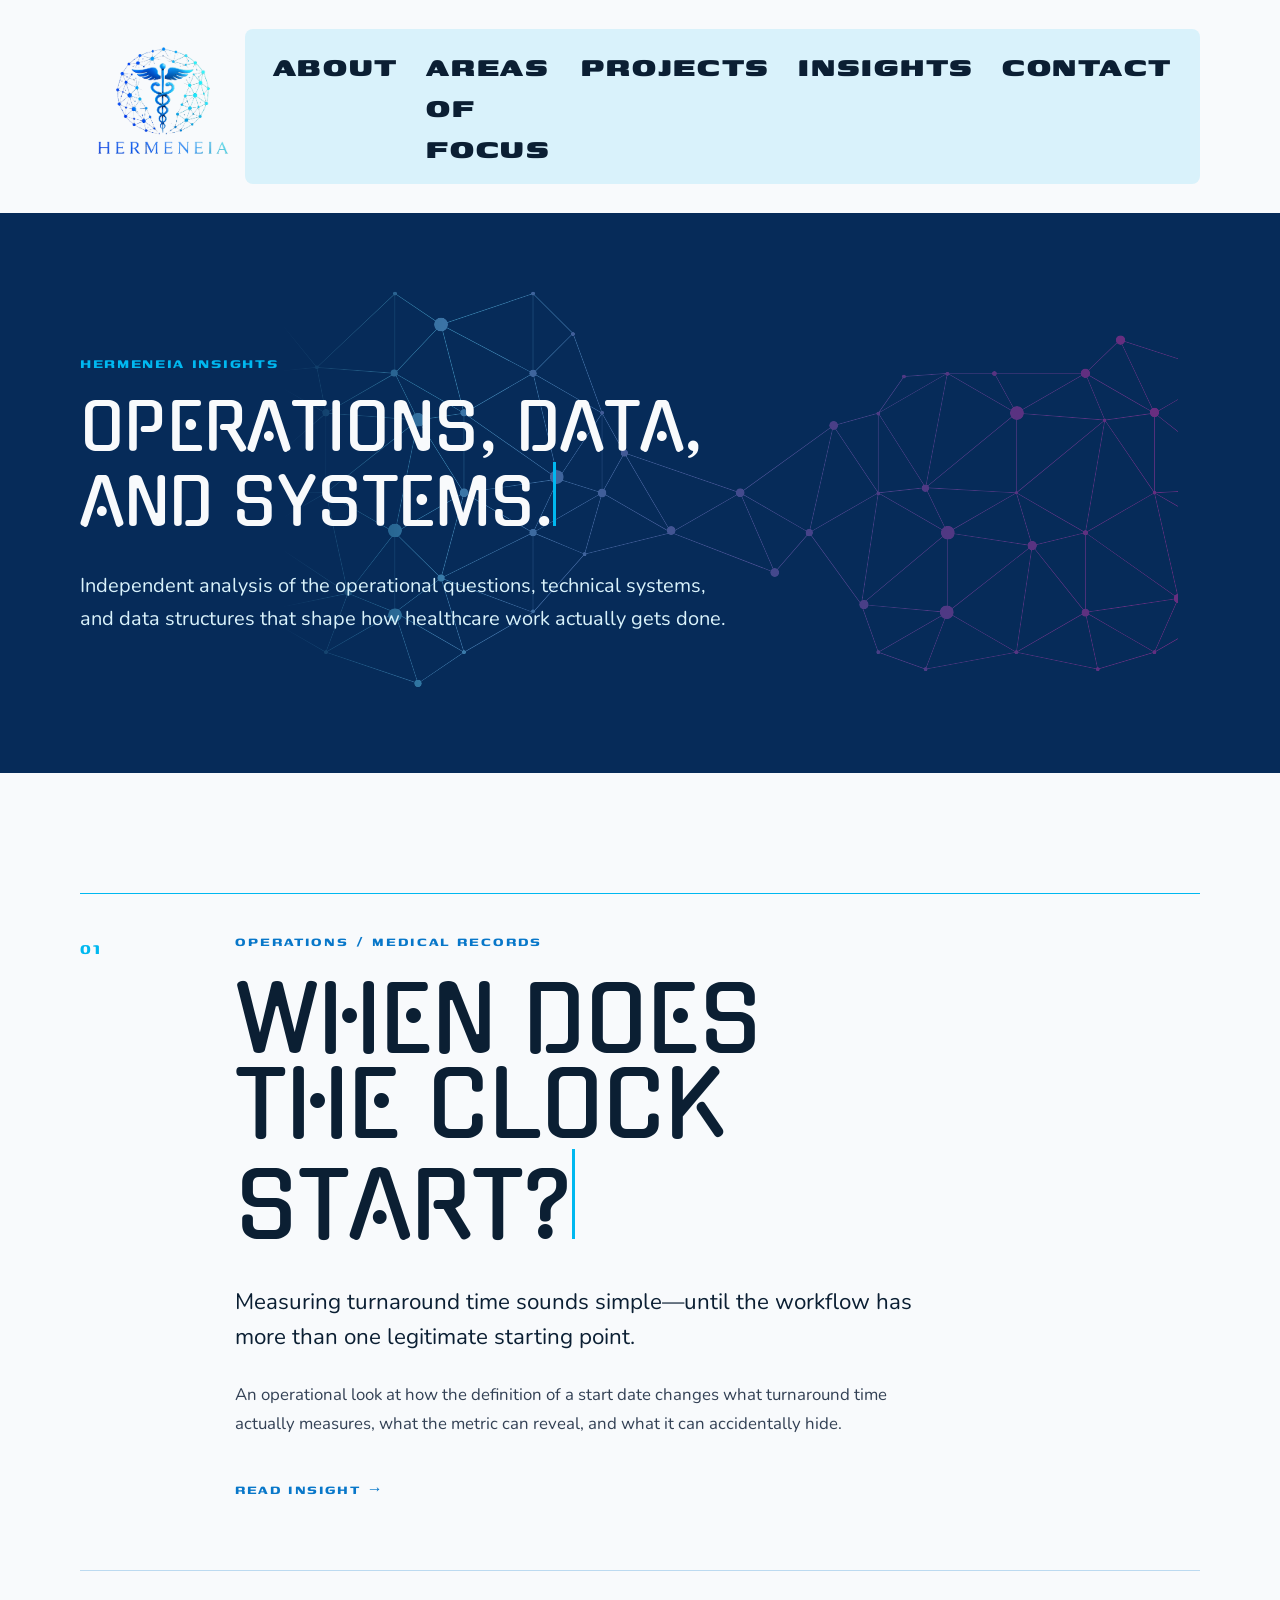
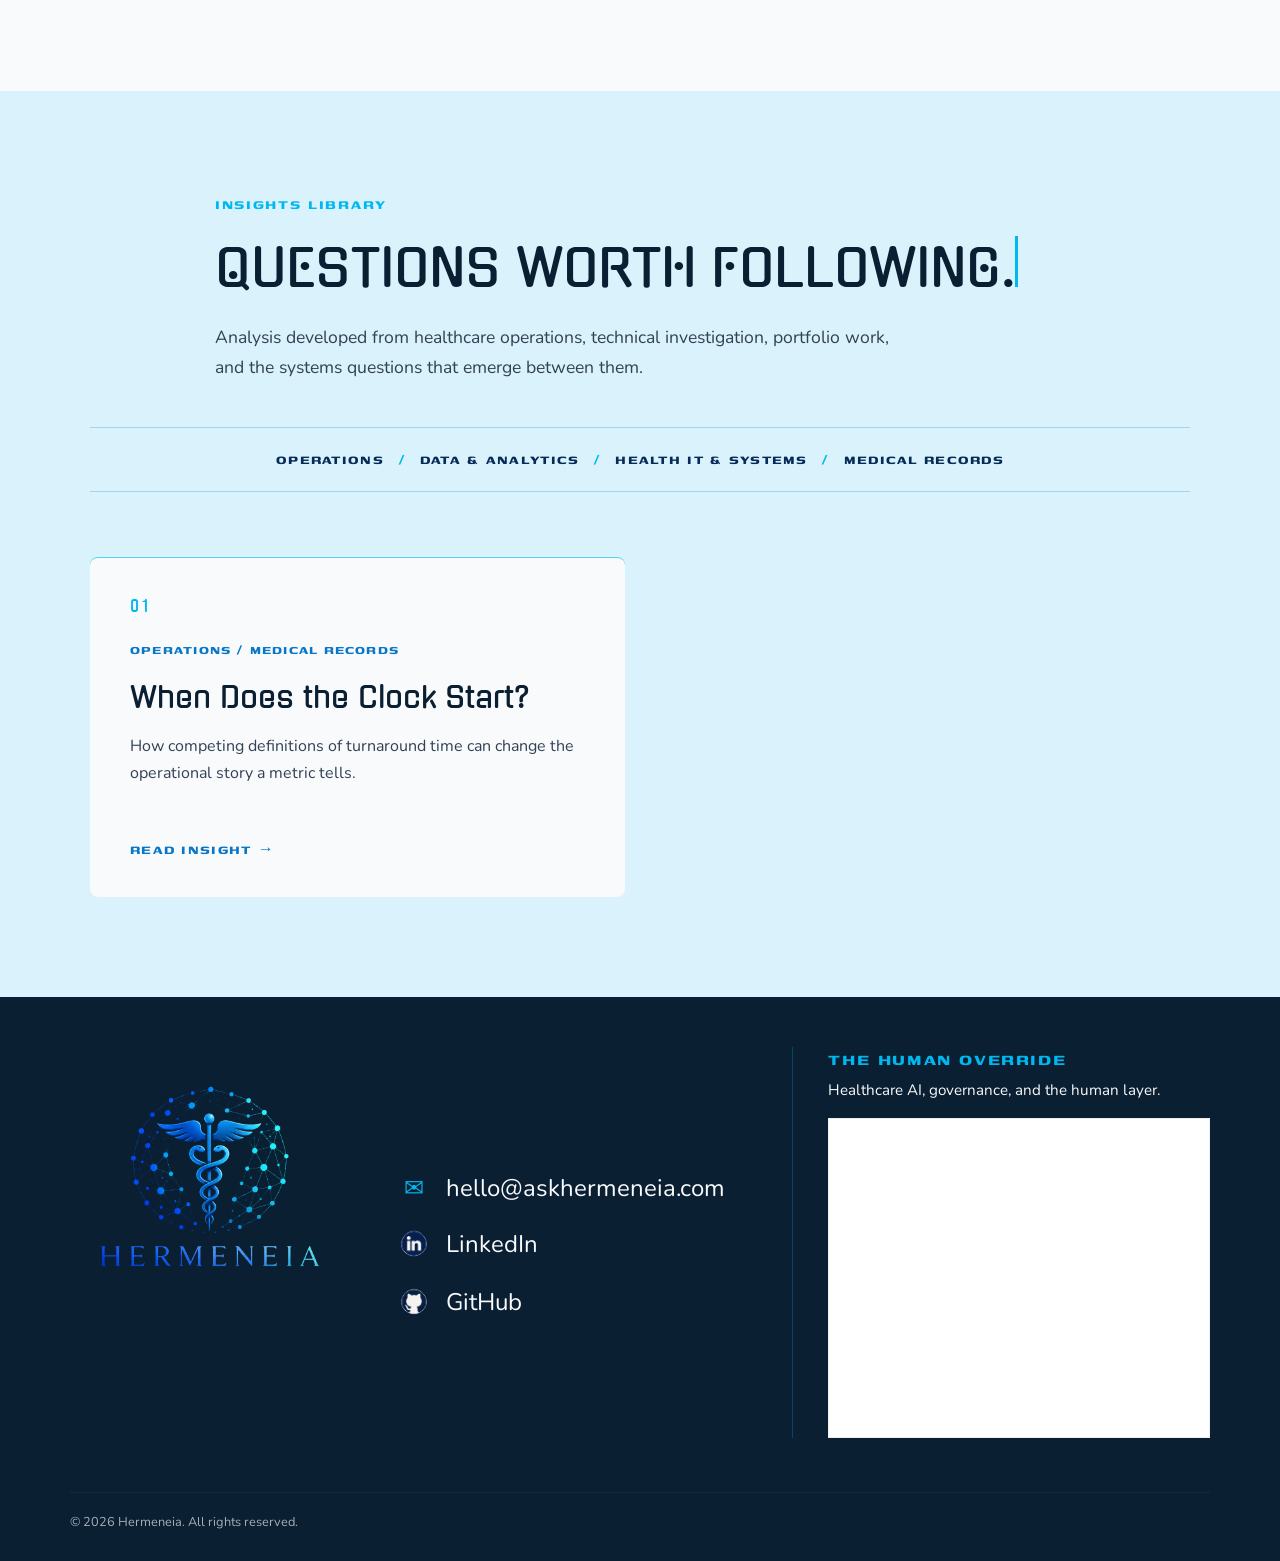
<file: insights.html>
<!DOCTYPE html>
<html lang="en">

<head>
  <meta charset="UTF-8">
  <meta name="viewport" content="width=device-width, initial-scale=1.0">

  <title>Insights | Hermeneia</title>

  <link rel="stylesheet" href="style.css?v=6">
</head>

<body>

  <!-- ========================================
       HEADER / NAVIGATION
       Shared site header
       ======================================== -->

  <header>

    <a class="brand" href="index.html">
      <img
        src="images/hermeneia-logo.png"
        alt="Hermeneia logo"
      >
    </a>

    <nav>
      <a href="about.html">ABOUT</a>
      <a href="areas-of-focus.html">AREAS OF FOCUS</a>
      <a href="index.html#projects">PROJECTS</a>
      <a href="insights.html">INSIGHTS</a>
      <a href="contact.html">CONTACT</a>
    </nav>

  </header>


  <main>

    <!-- ========================================
         INSIGHTS 01 — HERO
         Main editorial introduction
         ======================================== -->

    <section class="insights-hero">

      <div class="insights-hero-content">

        <p class="insights-label">
          HERMENEIA INSIGHTS
        </p>

        <h1>
          OPERATIONS, DATA,<br>
          AND SYSTEMS.<span class="cursor"></span>
        </h1>

        <p>
          Independent analysis of the operational questions,
          technical systems, and data structures that shape
          how healthcare work actually gets done.
        </p>

      </div>

      <img
        src="images/areas-focus-network.svg"
        alt=""
        class="insights-hero-network"
      >

    </section>


    <!-- ========================================
         INSIGHTS 02 — FEATURED INSIGHT
         Latest / lead article
         ======================================== -->

    <section class="featured-insight">

      <article class="featured-insight-editorial">

        <!-- Featured article number -->

        <div class="featured-insight-number">
          01
        </div>


        <!-- Featured article content -->

        <div class="featured-insight-content">

          <p class="featured-insight-category">
            OPERATIONS / MEDICAL RECORDS
          </p>

          <h2>
            WHEN DOES<br>
            THE CLOCK<br>
            START?<span class="cursor"></span>
          </h2>

          <p class="featured-insight-deck">
            Measuring turnaround time sounds simple—until the workflow
            has more than one legitimate starting point.
          </p>

          <p class="featured-insight-summary">
            An operational look at how the definition of a start date
            changes what turnaround time actually measures, what the metric
            can reveal, and what it can accidentally hide.
          </p>

          <a
            class="featured-insight-link"
            href="insight-turnaround-time.html"
          >
            READ INSIGHT →
          </a>

        </div>
        

      </article>

    </section>


    <!-- ========================================
         INSIGHTS 03 — LIBRARY HEADER
         Introduction to the article archive
         ======================================== -->

    <section class="insights-library">

      <div class="insights-library-header">

        <p class="insights-eyebrow">
          INSIGHTS LIBRARY
        </p>

        <h2>
          QUESTIONS WORTH FOLLOWING.<span class="cursor"></span>
        </h2>

        <p>
          Analysis developed from healthcare operations, technical
          investigation, portfolio work, and the systems questions
          that emerge between them.
        </p>

      </div>


      <!-- ========================================
           INSIGHTS 04 — CATEGORY NAVIGATION
           Permanent editorial categories
           ======================================== -->

      <div class="insights-categories">

        <span>OPERATIONS</span>
        <span>DATA &amp; ANALYTICS</span>
        <span>HEALTH IT &amp; SYSTEMS</span>
        <span>MEDICAL RECORDS</span>

      </div>


     <!-- ========================================
     INSIGHTS 05 — ARTICLE CARDS
     Published Insights archive
     ======================================== -->

<div class="insights-grid">

  <!-- INSIGHT 01 -->

  <article class="insight-card">

    <span class="insight-card-number">01</span>

    <p class="insight-card-category">
      OPERATIONS / MEDICAL RECORDS
    </p>

    <h3>
      When Does the Clock Start?
    </h3>

    <p>
      How competing definitions of turnaround time can change
      the operational story a metric tells.
    </p>

    <a href="insight-turnaround-time.html">
      READ INSIGHT →
    </a>

  </article>

</div>

    </section>

  </main>


  <!-- ========================================
       FOOTER
       Canonical footer structure
       ======================================== -->

  <footer class="site-footer">

    <!-- FOOTER — BRAND -->

    <div class="footer-brand-column">

      <a class="footer-logo" href="index.html">
        <img
          src="images/hermeneia-logo.png"
          alt="Hermeneia logo"
        >
      </a>

    </div>


    <!-- FOOTER — CONTACT -->

    <div class="footer-contact-column">

      <a
        class="footer-contact-item"
        href="mailto:hello@askhermeneia.com"
      >
        <span class="footer-contact-icon">✉</span>
        <span>hello@askhermeneia.com</span>
      </a>

      <a
        class="footer-contact-item"
        href="https://www.linkedin.com/in/marilismarrero/"
        target="_blank"
        rel="noopener noreferrer"
      >
        <img
          src="images/linkedin-icon.png"
          alt=""
        >
        <span>LinkedIn</span>
      </a>

      <a
        class="footer-contact-item"
        href="https://github.com/hermeneia-consulting"
        target="_blank"
        rel="noopener noreferrer"
      >
        <img
          src="images/github-icon.png"
          alt=""
        >
        <span>GitHub</span>
      </a>

    </div>


    <!-- FOOTER — PUBLICATION -->

    <div class="footer-publication-column">

      <p class="footer-publication-label">
        THE HUMAN OVERRIDE
      </p>

      <p class="footer-publication-copy">
        Healthcare AI, governance, and the human layer.
      </p>

      <div class="footer-newsletter">

        <iframe
          src="https://thehumanoverride.substack.com/embed"
          width="480"
          height="320"
          style="border: 1px solid #EEE; background: white"
          frameborder="0"
          scrolling="no">
        </iframe>

      </div>

    </div>


    <!-- FOOTER — COPYRIGHT -->

    <div class="footer-copyright">
      © 2026 Hermeneia. All rights reserved.
    </div>

  </footer>

</body>
</html>
</file>
<file: style.css>
@import url('https://fonts.googleapis.com/css2?family=Genos:wght@400;500;600;700&family=Gugi&family=Nunito:wght@400;500;600;700&display=swap');


/* ========================================
   BRAND VARIABLES
   ======================================== */

:root {
  --navy: #0B1F33;
  --deep-blue: #062B59;
  --blue: #0877C9;
  --cyan: #00B8F0;
  --ice-blue: #D9F2FB;
  --off-white: #F8FAFC;
  --slate: #334155;
}


/* ========================================
   GLOBAL
   ======================================== */

* {
  box-sizing: border-box;
}

html,
body {
  width: 100%;
  max-width: 100%;
  overflow-x: hidden;
}

body {
  margin: 0;
  font-family: 'Nunito', sans-serif;
  background-color: var(--off-white);
  color: var(--slate);
}

img,
video,
iframe {
  max-width: 100%;
}


/* ========================================
   HEADER / NAVIGATION
   ======================================== */

header {
  display: flex;
  justify-content: space-between;
  align-items: center;
  padding: 24px 80px;
}

.brand img {
  display: block;
  width: 200px;
  height: auto;
}

nav {
  display: flex;
  gap: 28px;

  padding: 16px 28px;

  background-color: var(--ice-blue);
  border-radius: 8px;
}

nav a {
  font-family: 'Genos', sans-serif;
  font-size: 2.15rem;
  font-weight: 1000;
  letter-spacing: 0.05em;

  color: var(--navy);
  text-decoration: none;
}


/* ========================================
   SHARED TYPOGRAPHY
   ======================================== */

main section {
  padding: 120px 48px;
}

h1 {
  margin: 0;

  font-family: 'Genos', sans-serif;
  font-size: 5rem;
  line-height: 0.9;
  font-weight: 600;

  color: var(--navy);
}

main section p {
  max-width: 600px;
  margin-top: 32px;

  font-size: 1.25rem;
  line-height: 1.6;
}

.cursor {
  display: inline-block;

  width: 3px;
  height: 1em;

  background-color: var(--cyan);

  animation: blink 1s step-end infinite;
}

@keyframes blink {
  50% {
    opacity: 0;
  }
}

.text-marker {
  font-family: 'Genos', sans-serif;
  font-size: 4rem;
  font-weight: 600;
  line-height: 0.8;

  color: var(--cyan);
  text-align: center;
}


/* ========================================
   HOME — HERO
   ======================================== */

.hero {
  position: relative;
  overflow: hidden;

  padding: 120px 48px;
}

.hero-video {
  position: absolute;
  inset: 0;

  width: 100%;
  height: 100%;

  object-fit: cover;

  z-index: 0;
}

.hero-content {
  position: relative;
  z-index: 1;
}

.hero h1,
.hero p {
  color: var(--off-white);
}

.hero-button {
  display: inline-block;

  margin-top: 24px;
  padding: 12px 24px;

  font-family: 'Genos', sans-serif;
  font-size: 1rem;
  font-weight: 600;
  letter-spacing: 0.05em;

  color: var(--off-white);
  background-color: var(--blue);

  text-decoration: none;
  border-radius: 4px;
}

.hero-button:hover {
  background-color: var(--cyan);
}


/* ========================================
   HOME — PROJECTS
   ======================================== */

.projects {
  padding: 80px 48px;

  background-color: var(--deep-blue);
  color: var(--off-white);
}

.projects-header {
  display: flex;
  flex-direction: column;
  align-items: center;

  width: 100%;
}

.projects-header h2 {
  display: flex;
  align-items: center;
  justify-content: center;
  gap: 10px;

  width: 100%;
  margin: 0 0 24px;

  font-family: 'Gugi', sans-serif;
  font-size: 3rem;
  font-weight: 400;

  text-align: center;
}

.projects-intro {
  margin: 0 0 20px;

  font-family: 'Genos', sans-serif;
  font-size: 1.5rem;
  font-weight: 600;

  color: var(--cyan);
  text-align: center;
}

.projects-header .marked-text {
  display: grid;
  grid-template-columns: 48px 1fr;
  column-gap: 16px;
  align-items: start;

  max-width: 650px;
}

.projects-header .text-marker {
  font-size: 4rem;
  line-height: 0.8;
  text-align: center;
}

.projects-header .marked-text p {
  margin: 0;

  font-family: 'Nunito', sans-serif;
  font-size: 1.15rem;
  line-height: 1.6;

  text-align: left;
}

.project-grid {
  display: grid;
  grid-template-columns: repeat(4, 1fr);
  gap: 24px;

  margin-top: 56px;
}

.project-card {
  padding: 24px 32px;

  background-color: var(--off-white);
  color: var(--navy);

  border-radius: 8px;
}

.project-vector {
  display: block;

  width: 100%;
  max-width: 160px;
  height: 120px;

  margin-bottom: 20px;

  object-fit: contain;
}

.project-type {
  margin-top: 0;

  font-family: 'Genos', sans-serif;
  font-size: 1rem;
  font-weight: 600;
  letter-spacing: 0.08em;

  color: var(--blue);
}

.project-card h3 {
  font-family: 'Gugi', sans-serif;
  font-size: 1.75rem;
  font-weight: 400;
}

.project-card > p {
  line-height: 1.6;
}

.project-card a {
  display: inline-block;

  margin-top: 16px;

  font-family: 'Genos', sans-serif;
  font-weight: 700;
  letter-spacing: 0.05em;

  color: var(--blue);
  text-decoration: none;
}

.project-card a:hover {
  color: var(--cyan);
}


/* ========================================
   HOME — APPROACH
   ======================================== */

.approach {
  display: grid;
  grid-template-columns: 1fr 1fr;
  gap: 80px;

  padding: 100px 80px;

  background-color: var(--off-white);
  color: var(--navy);
}

.approach-label {
  margin: 0 0 20px;

  font-family: 'Genos', sans-serif;
  font-size: 1.1rem;
  font-weight: 700;
  letter-spacing: 0.08em;

  color: var(--blue);
}

.approach h2 {
  margin: 0;

  font-family: 'Gugi', sans-serif;
  font-size: 3rem;
  font-weight: 400;
  line-height: 1.2;
}

.approach-text {
  display: flex;
  align-items: flex-start;
  align-self: center;
  gap: 24px;

  max-width: 650px;
}

.marked-text {
  display: grid;
  grid-template-columns: 48px 1fr;
  column-gap: 16px;
  align-items: start;

  max-width: 650px;
}

.marked-text p {
  margin: 0;

  font-family: 'Nunito', sans-serif;
  font-size: 1.15rem;
  line-height: 1.6;
}

.approach-copy p:first-child {
  margin-top: 0;
}

.approach-copy p {
  font-size: 1.15rem;
  line-height: 1.7;
}


/* ========================================
   ABOUT — HERO
   ======================================== */

.about-hero {
  position: relative;
  overflow: hidden;

  min-height: 520px;
  padding: 100px 80px;

  display: flex;
  align-items: center;

  background-color: var(--deep-blue);
  color: var(--off-white);
}

.about-hero-content {
  position: relative;

  max-width: 720px;

  z-index: 2;
}

.about-hero h1,
.about-hero p {
  color: var(--off-white);
}

.about-hero p {
  max-width: 600px;
  margin-top: 32px;

  font-size: 1.25rem;
  line-height: 1.6;
}


/* ========================================
   ABOUT — HERO NETWORK
   ======================================== */

.network-graphic {
  position: absolute;
  top: 50%;
  right: 2%;

  width: 900px;
  height: 620px;

  transform: translateY(-50%) scale(1.15);
  transform-origin: center;

  z-index: 1;
  opacity: 0.9;
}

.network-node {
  position: absolute;

  width: 12px;
  height: 12px;

  border: 2px solid var(--cyan);
  border-radius: 50%;

  background-color: var(--deep-blue);

  box-shadow: 0 0 14px rgba(0, 184, 240, 0.45);
}

.node-1 {
  top: 40px;
  left: 80px;
}

.node-2 {
  top: 110px;
  left: 210px;
}

.node-3 {
  top: 55px;
  left: 380px;
}

.node-4 {
  top: 220px;
  left: 120px;
}

.node-5 {
  top: 260px;
  left: 300px;
}

.node-6 {
  top: 180px;
  left: 450px;
}

.node-7 {
  top: 120px;
  left: 520px;
}

.node-8 {
  top: 330px;
  left: 520px;
}

.node-9 {
  top: 420px;
  left: 220px;
}

.node-10 {
  top: 470px;
  left: 620px;
}

.node-11 {
  top: 70px;
  left: 650px;
}

.node-12 {
  top: 190px;
  left: 700px;
}

.node-13 {
  top: 300px;
  left: 640px;
}

.node-14 {
  top: 390px;
  left: 740px;
}

.node-15 {
  top: 500px;
  left: 470px;
}

.node-16 {
  top: 530px;
  left: 760px;
}

.network-line {
  position: absolute;

  height: 1px;

  background-color: var(--cyan);

  transform-origin: left center;

  opacity: 0.35;
}

.line-1 {
  width: 150px;
  top: 48px;
  left: 90px;
  transform: rotate(28deg);
}

.line-2 {
  width: 175px;
  top: 116px;
  left: 220px;
  transform: rotate(-18deg);
}

.line-3 {
  width: 190px;
  top: 122px;
  left: 215px;
  transform: rotate(55deg);
}

.line-4 {
  width: 185px;
  top: 228px;
  left: 130px;
  transform: rotate(12deg);
}

.line-5 {
  width: 165px;
  top: 266px;
  left: 310px;
  transform: rotate(-28deg);
}

.line-6 {
  width: 220px;
  top: 62px;
  left: 390px;
  transform: rotate(98deg);
}

.line-7 {
  width: 210px;
  top: 128px;
  left: 390px;
  transform: rotate(8deg);
}

.line-8 {
  width: 240px;
  top: 270px;
  left: 300px;
  transform: rotate(28deg);
}

.line-9 {
  width: 200px;
  top: 410px;
  left: 230px;
  transform: rotate(-18deg);
}

.line-10 {
  width: 180px;
  top: 345px;
  left: 510px;
  transform: rotate(62deg);
}

.line-11 {
  width: 150px;
  top: 78px;
  left: 530px;
  transform: rotate(-4deg);
}

.line-12 {
  width: 140px;
  top: 128px;
  left: 650px;
  transform: rotate(58deg);
}

.line-13 {
  width: 175px;
  top: 198px;
  left: 535px;
  transform: rotate(-3deg);
}

.line-14 {
  width: 155px;
  top: 198px;
  left: 700px;
  transform: rotate(67deg);
}

.line-15 {
  width: 180px;
  top: 308px;
  left: 640px;
  transform: rotate(34deg);
}

.line-16 {
  width: 190px;
  top: 398px;
  left: 570px;
  transform: rotate(-28deg);
}

.line-17 {
  width: 230px;
  top: 308px;
  left: 420px;
  transform: rotate(56deg);
}

.line-18 {
  width: 300px;
  top: 508px;
  left: 470px;
  transform: rotate(5deg);
}

.line-19 {
  width: 250px;
  top: 398px;
  left: 740px;
  transform: rotate(98deg);
}

.line-20 {
  width: 270px;
  top: 190px;
  left: 440px;
  transform: rotate(42deg);
}

.network-node:nth-of-type(3n) {
  width: 7px;
  height: 7px;
  opacity: 0.65;
}

.network-node:nth-of-type(4n) {
  width: 5px;
  height: 5px;

  border-width: 1px;

  opacity: 0.45;
}


/* ========================================
   ABOUT — THE STORY
   ======================================== */

.about-story {
  position: relative;
  overflow: hidden;

  width: 100%;
  min-height: 360px;
  padding: 80px;

  display: flex;
  align-items: center;

  background-color: var(--ice-blue);
  color: var(--navy);
}

.story-content {
  position: relative;

  display: grid;
  grid-template-columns: 48px 1fr;
  column-gap: 24px;

  width: 50%;
  max-width: 700px;

  z-index: 2;
}

.story-content .text-marker {
  margin-top: 2px;
}

.story-copy h2 {
  margin: 0 0 24px;

  font-family: 'Gugi', sans-serif;
  font-size: 2.5rem;
  font-weight: 600;
  line-height: 1.2;
  letter-spacing: 0.03em;

  color: var(--navy);
}

.story-copy p {
  margin: 0 0 20px;
  max-width: 560px;

  font-size: 1.15rem;
  line-height: 1.6;

  color: var(--navy);
}


/* ========================================
   ABOUT — STORY NETWORK
   ======================================== */

.story-network {
  position: absolute;
  top: 50%;
  right: -5%;

  width: 900px;
  height: 420px;

  transform: translateY(-50%) scale(1.1);
  transform-origin: center;

  z-index: 1;
  opacity: 0.65;
}

.story-node {
  position: absolute;

  width: 10px;
  height: 10px;

  border: 2px solid var(--cyan);
  border-radius: 50%;

  background-color: var(--ice-blue);
}

.story-node-1 {
  top: 70px;
  left: 80px;
}

.story-node-2 {
  top: 150px;
  left: 210px;
}

.story-node-3 {
  top: 85px;
  left: 350px;
}

.story-node-4 {
  top: 220px;
  left: 390px;
}

.story-node-5 {
  top: 135px;
  left: 520px;
}

.story-node-6 {
  top: 275px;
  left: 600px;
}

.story-node-7 {
  top: 80px;
  left: 680px;
}

.story-node-8 {
  top: 40px;
  left: 470px;
}

.story-node-9 {
  top: 175px;
  left: 610px;
}

.story-node-10 {
  top: 300px;
  left: 500px;
}

.story-node-11 {
  top: 45px;
  left: 720px;
}

.story-node-12 {
  top: 250px;
  left: 710px;
}

.story-line {
  position: absolute;

  height: 1px;

  background-color: var(--blue);

  transform-origin: left center;

  opacity: 0.55;
}

.story-line-1 {
  width: 155px;
  top: 78px;
  left: 88px;
  transform: rotate(32deg);
}

.story-line-2 {
  width: 155px;
  top: 156px;
  left: 218px;
  transform: rotate(-26deg);
}

.story-line-3 {
  width: 145px;
  top: 94px;
  left: 358px;
  transform: rotate(68deg);
}

.story-line-4 {
  width: 160px;
  top: 228px;
  left: 398px;
  transform: rotate(-33deg);
}

.story-line-5 {
  width: 165px;
  top: 142px;
  left: 528px;
  transform: rotate(58deg);
}

.story-line-6 {
  width: 180px;
  top: 282px;
  left: 608px;
  transform: rotate(-67deg);
}

.story-line-7 {
  width: 175px;
  top: 92px;
  left: 358px;
  transform: rotate(17deg);
}

.story-line-8 {
  width: 220px;
  top: 158px;
  left: 218px;
  transform: rotate(20deg);
}

.story-line-9 {
  width: 150px;
  top: 48px;
  left: 478px;
  transform: rotate(57deg);
}

.story-line-10 {
  width: 150px;
  top: 182px;
  left: 618px;
  transform: rotate(125deg);
}

.story-line-11 {
  width: 220px;
  top: 308px;
  left: 508px;
  transform: rotate(-15deg);
}

.story-line-12 {
  width: 245px;
  top: 52px;
  left: 478px;
  transform: rotate(0deg);
}

.story-line-13 {
  width: 210px;
  top: 182px;
  left: 618px;
  transform: rotate(21deg);
}

.story-line-14 {
  width: 220px;
  top: 258px;
  left: 520px;
  transform: rotate(-36deg);
}


/* ========================================
   ABOUT — OPERATIONS / DATA / SYSTEMS
   ======================================== */

.about-pillars {
  padding: 90px 80px;

  display: flex;
  justify-content: center;
  align-items: center;
  gap: 36px;

  background-color: var(--off-white);
}

.pillar {
  width: 220px;

  text-align: center;
}

.pillar-icon {
  width: 72px;
  height: 72px;

  margin: 0 auto 20px;

  display: flex;
  justify-content: center;
  align-items: center;

  border-radius: 50%;

  background-color: var(--ice-blue);
}

.pillar-icon img {
  width: 40px;
  height: 40px;

  object-fit: contain;
}

.pillar h3 {
  margin: 0 0 10px;

  font-family: 'Genos', sans-serif;
  font-size: 1.4rem;
  font-weight: 700;
  letter-spacing: 0.06em;

  color: var(--navy);
}

.pillar p {
  margin: 0;

  font-size: 1rem;
  line-height: 1.5;

  color: var(--slate);
}

.pillar-connector {
  width: 100px;
  height: 1px;

  background-color: var(--cyan);

  opacity: 0.6;
}


/* ========================================
   ABOUT — CLOSING
   ======================================== */

.about-closing {
  position: relative;
  overflow: hidden;

  width: 100%;
  min-height: 360px;
  padding: 80px;

  display: grid;
  grid-template-columns: 60px minmax(0, 700px) 1fr;
  column-gap: 24px;
  align-items: center;

  background-color: var(--ice-blue);
  color: var(--navy);
}

.closing-marker {
  align-self: start;
  padding-top: 6px;
}

.closing-copy {
  position: relative;
  z-index: 2;
}

.closing-copy h2 {
  margin: 0 0 24px;

  font-family: 'Gugi', sans-serif;
  font-size: 2.5rem;
  font-weight: 600;
  line-height: 1.2;
  letter-spacing: 0.03em;

  color: var(--navy);
}

.closing-copy p {
  max-width: 620px;
  margin: 0 0 18px;

  font-size: 1.15rem;
  line-height: 1.7;

  color: var(--slate);
}

.closing-highlight {
  font-family: 'Genos', sans-serif;
  font-size: 1.35rem !important;
  font-weight: 700;

  color: var(--cyan) !important;
}


/* ========================================
   ABOUT — CLOSING NETWORK
   ======================================== */

.closing-network {
  position: absolute;
  top: 50%;
  right: -2%;

  width: 520px;
  height: 300px;

  transform: translateY(-50%);

  opacity: 0.35;

  z-index: 1;
}

.closing-node {
  position: absolute;

  width: 9px;
  height: 9px;

  border: 2px solid var(--cyan);
  border-radius: 50%;

  background-color: var(--ice-blue);
}

.closing-node-1 {
  top: 40px;
  left: 70px;
}

.closing-node-2 {
  top: 90px;
  left: 210px;
}

.closing-node-3 {
  top: 190px;
  left: 150px;
}

.closing-node-4 {
  top: 210px;
  left: 330px;
}

.closing-node-5 {
  top: 80px;
  left: 420px;
}

.closing-line {
  position: absolute;

  height: 1px;

  background-color: var(--blue);

  transform-origin: left center;
}

.closing-line-1 {
  width: 150px;
  top: 48px;
  left: 78px;
  transform: rotate(20deg);
}

.closing-line-2 {
  width: 125px;
  top: 98px;
  left: 218px;
  transform: rotate(62deg);
}

.closing-line-3 {
  width: 190px;
  top: 198px;
  left: 158px;
  transform: rotate(7deg);
}

.closing-line-4 {
  width: 155px;
  top: 218px;
  left: 338px;
  transform: rotate(-52deg);
}

.closing-line-5 {
  width: 230px;
  top: 98px;
  left: 218px;
  transform: rotate(-4deg);
}


/* ========================================
   FOOTER
   ======================================== */

.site-footer {
  width: 100%;

  display: grid;
  grid-template-columns: 1fr 1.25fr 1.5fr;
  gap: 48px;
  align-items: start;

  padding: 50px 70px 30px;

  background-color: var(--navy);
  color: var(--off-white);
}


/* BRAND */

.footer-brand-column {
  min-width: 0;
}
.footer-logo {
  display: inline-block;
  margin-bottom: 18px;
}

.footer-logo img {
  display: block;
  width: 350px;
  height: auto;
  max-width: 100%;
}
.footer-brand-name {
  margin: 0 0 8px;

  font-family: 'Genos', sans-serif;
  font-size: 1.6rem;
  font-weight: 700;
  letter-spacing: 0.08em;

  color: var(--off-white);
}

.footer-tagline {
  max-width: 260px;
  margin: 0;

  font-size: 0.95rem;
  line-height: 1.5;

  color: var(--ice-blue);
}


/* CONTACT */

.footer-contact-column {
  min-width: 0;

  display: flex;
  flex-direction: column;
  gap: 22px;

  padding-top: 125px;
}

.footer-contact-item {
  display: flex;
  align-items: center;
  gap: 14px;

  font-size: 1.5rem;

  color: var(--off-white);
  text-decoration: none;
}

.footer-contact-item:hover {
  color: var(--cyan);
}

.footer-contact-item img {
  display: block;

  width: 36px;
  height: 36px;
  max-width: 36px;

  flex: 0 0 36px;

  object-fit: contain;
}

.footer-contact-icon {
  width: 36px;

  flex: 0 0 36px;

  font-size: 1.5rem;
  text-align: center;

  color: var(--cyan);
}


/* PUBLICATION */

.footer-publication-column {
  min-width: 0;

  padding-left: 35px;

  border-left: 1px solid rgba(0, 184, 240, 0.25);
}

.footer-publication-label {
  margin: 0 0 8px;

  font-family: 'Genos', sans-serif;
  font-size: 1.25rem;
  font-weight: 700;
  letter-spacing: 0.08em;

  color: var(--cyan);
}

.footer-publication-copy {
  max-width: 380px;
  margin: 0 0 16px;

  font-size: 0.95rem;
  line-height: 1.5;

  color: var(--off-white);
}


/* SUBSTACK */

.footer-newsletter {
  width: 100%;
  max-width: 480px;

  overflow: hidden;
}

.footer-newsletter iframe {
  display: block;

  width: 100%;
  max-width: 480px;
  height: 320px;
}


/* COPYRIGHT */

.footer-copyright {
  grid-column: 1 / -1;

  margin-top: 6px;
  padding-top: 20px;

  border-top: 1px solid rgba(255, 255, 255, 0.08);

  font-size: 0.8rem;

  color: var(--off-white);
  opacity: 0.65;
}

/* ========================================
   AREAS OF FOCUS — HERO
   ======================================== */

.focus-hero {
  position: relative;
  overflow: hidden;

  min-height: 520px;
  padding: 100px 80px;

  display: flex;
  align-items: center;

  background-color: var(--deep-blue);
  color: var(--off-white);
}

.focus-hero-content {
  position: relative;
  z-index: 2;

  width: 55%;
  max-width: 720px;
}

.focus-hero h1 {
  margin: 0;

  font-family: 'Gugi', sans-serif;
  font-size: 4.5rem;
  font-weight: 400;
  line-height: 1.1;

  color: var(--off-white);
}

.focus-intro {
  max-width: 580px;
  margin-top: 32px;

  font-size: 1.25rem;
  line-height: 1.6;

  color: var(--off-white);
}

.focus-hero-network {
-webkit-mask-image: linear-gradient(to right, transparent 0%, black 18%, black 100%);
mask-image: linear-gradient(to right, transparent 0%, black 18%, black 100%);
  
position: absolute;
  top: 50%;
  right: 8%;

  width: 70%;
  max-width: 900px;
  height: auto;

  transform: translateY(-50%);

  opacity: 0.65;
  z-index: 1;
}
/* ========================================
   AREAS OF FOCUS — FOCUS GRID
   ======================================== */

.focus-areas {
  padding: 110px 8%;
  background: #f7f9fb;
}

.focus-grid {
  position: relative;

  max-width: 1200px;
  margin: 0 auto;

  display: grid;
  grid-template-columns: repeat(2, 1fr);
  gap: 70px 100px;
}

.focus-card {
  position: relative;
  padding: 35px 40px 40px;

  border-top: 1px solid rgba(31, 183, 214, 0.55);
}

.focus-number {
  display: block;
  margin-bottom: 20px;

  font-family: 'Gugi', sans-serif;
  font-size: 1rem;
  letter-spacing: 0.12em;

  color: #1fb7d6;
}

.focus-card h2 {
  margin: 0 0 22px;

  font-family: 'Gugi', sans-serif;
  font-size: 2rem;
  font-weight: 400;
  line-height: 1.15;

  color: #15395b;
}

.focus-card p {
  max-width: 470px;
  margin: 0;

  font-size: 1.05rem;
  line-height: 1.7;

  color: #435466;
}

/* Small network node attached to each focus area */

.focus-card::before {
  content: "";

  position: absolute;
  top: -6px;
  left: 0;

  width: 11px;
  height: 11px;

  border: 2px solid #1fb7d6;
  border-radius: 50%;
  background: #f7f9fb;
}
.focus-card::after {
  content: "";

  position: absolute;
  top: -4px;
  right: 22%;

  width: 7px;
  height: 7px;

  border: 1.5px solid #1fb7d6;
  border-radius: 50%;
  background: #f7f9fb;
}
/* ========================================
   AREAS OF FOCUS — SYSTEMS SECTION
   ======================================== */

.focus-systems {
  position: relative;
  overflow: hidden;

  min-height: 520px;
  padding: 90px 80px;

  display: grid;
  grid-template-columns: 1fr 1.2fr;
  gap: 60px;
  align-items: center;

  background-color: var(--ice-blue);
  color: var(--navy);
}

.focus-systems-copy {
  position: relative;
  z-index: 2;
}

.focus-systems h2 {
  margin: 0 0 28px;

  font-family: 'Gugi', sans-serif;
  font-size: 3rem;
  font-weight: 400;
  line-height: 1.15;

  color: var(--navy);
}

.focus-systems p {
  max-width: 560px;
  margin: 0 0 20px;

  font-size: 1.15rem;
  line-height: 1.7;

  color: var(--slate);
}

.focus-systems-highlight {
  font-family: 'Genos', sans-serif;
  font-size: 1.35rem !important;
  font-weight: 700;

  color: var(--cyan) !important;
}

.focus-systems-visual {
  position: relative;
  min-height: 380px;
}

.focus-systems-visual img {
  position: absolute;
  top: 50%;
  right: -6%;

  width: 115%;
  max-width: 720px;
  height: auto;

  transform: translateY(-50%);

  opacity: 0.28;

  -webkit-mask-image: radial-gradient(
    circle at center,
    black 55%,
    transparent 100%
  );

  mask-image: radial-gradient(
    circle at center,
    black 55%,
    transparent 100%
  );
}
/* ========================================
   PROJECT PAGES — SHARED DESIGN SYSTEM
   Used by all individual project case-study pages.
   Keep these class names shared across projects.
   ======================================== */

.project-detail-hero {
  padding: 110px 80px;
  background-color: var(--deep-blue);
  color: var(--off-white);
  position: relative;
  overflow: hidden;
  isolation: isolate;
}
.project-hero-video {
  position: absolute;
  inset: 0;

  width: 100%;
  height: 100%;

  object-fit: cover;

  z-index: -2;
}

.project-hero-overlay {
  position: absolute;
  inset: 0;

  background: rgba(6, 43, 89, 0.82);

  z-index: -1;
}


.project-detail-copy {
  max-width: 1000px;
  position: relative;
  z-index: 1;
}

.project-detail-label {
  margin: 0 0 18px;

  font-family: 'Genos', sans-serif;
  font-size: 1.1rem;
  font-weight: 700;
  letter-spacing: 0.1em;

  color: var(--cyan);
}

.project-detail-hero h1 {
  margin: 0;

  font-family: 'Gugi', sans-serif;
  font-size: 4rem;
  font-weight: 400;
  line-height: 1.1;

  color: var(--off-white);
}

.project-detail-hero p {
  max-width: 700px;
  margin-top: 30px;

  font-size: 1.25rem;
  line-height: 1.6;

  color: var(--off-white);
}


/* PROJECT SNAPSHOT */

.project-snapshot {
  padding: 60px 80px;

  display: grid;
  grid-template-columns: repeat(4, 1fr);
  gap: 30px;

  background-color: var(--off-white);
}

.snapshot-item {
  text-align: center;
}

.snapshot-number {
  display: block;

  font-family: 'Gugi', sans-serif;
  font-size: 2.8rem;

  color: var(--blue);
}

.snapshot-label {
  display: block;
  margin-top: 10px;

  font-family: 'Genos', sans-serif;
  font-size: 1rem;
  font-weight: 700;
  letter-spacing: 0.08em;

  color: var(--navy);
}


/* SHARED PROJECT SECTION */

.project-problem,
.project-data-model,
.project-evolution {
  padding: 90px 80px;

  background-color: var(--ice-blue);
}

.project-data-model {
  background-color: var(--off-white);
}

.project-section-heading {
  display: grid;
  grid-template-columns: 48px minmax(0, 760px);
  column-gap: 20px;

  max-width: 900px;
  margin: 0 auto;
}

.project-section-heading h2 {
  margin: 0 0 24px;

  font-family: 'Gugi', sans-serif;
  font-size: 2.6rem;
  font-weight: 400;

  color: var(--navy);
}

.project-section-heading p {
  margin: 0 0 18px;

  font-size: 1.15rem;
  line-height: 1.7;

  color: var(--slate);
}


/* WORKFLOW VISUAL */

.project-workflow-visual {
  padding: 70px 60px;
  background-color: var(--off-white);
}

.project-workflow-visual img {
  display: block;

  width: 100%;
  max-width: 1400px;

  margin: 0 auto;
}


/* FINDINGS */

.project-findings {
  padding: 100px 80px;

  background-color: var(--deep-blue);
  color: var(--off-white);
}

.project-findings > h2 {
  margin: 0 0 50px;

  font-family: 'Gugi', sans-serif;
  font-size: 3rem;
  font-weight: 400;

  text-align: center;
}

.findings-grid {
  max-width: 1200px;
  margin: 0 auto;

  display: grid;
  grid-template-columns: repeat(2, 1fr);
  gap: 40px;
}

.finding-card {
  padding: 32px;

  border-top: 1px solid rgba(0, 184, 240, 0.65);
}

.finding-number {
  display: block;
  margin-bottom: 18px;

  font-family: 'Gugi', sans-serif;
  color: var(--cyan);
}

.finding-card h3 {
  margin: 0 0 18px;

  font-family: 'Gugi', sans-serif;
  font-size: 1.7rem;
  font-weight: 400;

  color: var(--off-white);
}

.finding-card p {
  margin: 0;

  font-size: 1.05rem;
  line-height: 1.7;

  color: var(--off-white);
}


/* FUTURE STATE */

.project-future-state {
  padding: 90px 80px;

  background-color: var(--off-white);
  text-align: center;
}

.project-future-state h2 {
  margin: 0 0 40px;

  font-family: 'Gugi', sans-serif;
  font-size: 2.8rem;

  color: var(--navy);
}

.future-state-flow {
  display: flex;
  justify-content: center;
  align-items: center;
  gap: 24px;
  flex-wrap: wrap;

  font-family: 'Genos', sans-serif;
  font-size: 1.4rem;
  font-weight: 700;

  color: var(--blue);
}

.project-future-state .project-section-heading {
  text-align: left;
}

/* TECHNICAL */

.project-technical {
  padding: 90px 80px;

  background-color: var(--navy);
  color: var(--off-white);

  text-align: center;
}

.project-technical h2 {
  margin: 0 0 30px;

  font-family: 'Gugi', sans-serif;
  font-size: 2.4rem;

  color: var(--off-white);
}

.project-technical .project-detail-label {
  max-width: none;
  margin: 0 auto 18px;

  color: var(--cyan);
  text-align: center;
}

.project-technical .technical-note {
  max-width: none;
  margin: -10px auto 35px;

  font-size: 0.95rem;
  color: var(--ice-blue);

  text-align: center;
}

.project-technical .project-section-heading {
  text-align: left;
}

.project-technical .project-section-heading h2 {
  color: var(--off-white);
}

.project-technical .project-section-heading p {
  color: var(--off-white);
}

.project-technical .project-github-link {
  display: inline-block;
  margin-top: 20px;

  font-family: 'Genos', sans-serif;
  font-weight: 700;
  letter-spacing: 0.05em;

  color: var(--cyan);
  text-decoration: none;
}

.project-technical .project-github-link:hover {
  color: var(--off-white);
}

/* ========================================
   CONTACT PAGE — HERO
   ======================================== */

.contact-hero {
  position: relative;
  overflow: hidden;

  min-height: 520px;
  padding: 100px 80px;

  display: flex;
  align-items: center;

  background-color: var(--deep-blue);
  color: var(--off-white);
}

.contact-hero-content {
  position: relative;
  z-index: 2;

  width: 55%;
  max-width: 720px;
}

.contact-hero .project-detail-label {
  margin: 0 0 24px;

  font-family: 'Genos', sans-serif;
  font-size: 1.1rem;
  font-weight: 700;
  letter-spacing: 0.1em;

  color: var(--cyan);
}

.contact-hero h1 {
  margin: 0;

  font-family: 'Gugi', sans-serif;
  font-size: 4.5rem;
  font-weight: 400;
  line-height: 1.1;

  color: var(--off-white);
}

.contact-hero-content > p:not(.project-detail-label) {
  max-width: 580px;
  margin-top: 32px;

  font-family: 'Nunito', sans-serif;
  font-size: 1.25rem;
  line-height: 1.6;

  color: var(--off-white);
}

.contact-hero-network {
  position: absolute;
  top: 50%;
  right: 8%;

  width: 70%;
  max-width: 900px;
  height: auto;

  transform: translateY(-50%);

  opacity: 0.65;
  z-index: 1;

  -webkit-mask-image: linear-gradient(
    to right,
    transparent 0%,
    black 18%,
    black 100%
  );

  mask-image: linear-gradient(
    to right,
    transparent 0%,
    black 18%,
    black 100%
  );
}

/* CONTACT BODY */

.contact-section {
  padding: 90px 8%;

  background-color: var(--off-white);
}

.contact-grid {
  max-width: 1200px;
  margin: 0 auto;

  display: grid;
  grid-template-columns: 1.4fr 0.8fr;
  gap: 100px;
}

.contact-form-column h2 {
  margin: 0 0 40px;

  font-family: 'Gugi', sans-serif;
  font-size: 2.4rem;

  color: var(--navy);
}


/* FORM */

.contact-form {
  display: flex;
  flex-direction: column;
}

.contact-form label {
  margin: 0 0 8px;

  font-family: 'Genos', sans-serif;
  font-weight: 700;
  letter-spacing: 0.12em;

  color: var(--navy);
}

.contact-form input,
.contact-form textarea {
  width: 100%;
  box-sizing: border-box;

  margin-bottom: 26px;
  padding: 14px 16px;

  border: 1px solid rgba(11, 31, 51, 0.3);
  background: transparent;

  font-family: 'Nunito', sans-serif;
  font-size: 1rem;

  color: var(--navy);
}

.contact-form textarea {
  resize: vertical;
  min-height: 160px;
}

.contact-form input:focus,
.contact-form textarea:focus {
  outline: 2px solid var(--cyan);
  outline-offset: 2px;
}

.contact-form button {
  width: fit-content;

  padding: 14px 28px;

  border: 0;
  background-color: var(--blue);

  font-family: 'Genos', sans-serif;
  font-size: 1rem;
  font-weight: 700;
  letter-spacing: 0.08em;

  color: var(--off-white);

  cursor: pointer;
}

.contact-form button:hover {
  background-color: var(--cyan);
  color: var(--navy);
}


/* CONTACT LINKS */

.contact-links-column {
  padding-top: 80px;
}

.contact-link-block {
  margin-bottom: 45px;
}

.contact-label {
  margin: 0 0 10px;

  font-family: 'Genos', sans-serif;
  font-size: 0.9rem;
  font-weight: 700;
  letter-spacing: 0.15em;

  color: var(--cyan);
}

.contact-link-block a {
  font-family: 'Nunito', sans-serif;
  font-size: 1.1rem;

  color: var(--navy);
  text-decoration: none;
}

.contact-link-block a:hover {
  color: var(--blue);
}
/* ========================================
   INSIGHTS PAGE
   Editorial architecture:
   01 Hero
   02 Featured Insight
   03 Library Header
   04 Category Navigation
   05 Article Index
   ======================================== */


/* ========================================
   INSIGHTS 01 — HERO
   Main editorial introduction at top.
   ======================================== */

.insights-hero {
  position: relative;
  overflow: hidden;

  min-height: 560px;
  padding: 100px 80px;

  display: flex;
  align-items: center;

  background-color: var(--deep-blue);
  color: var(--off-white);
}

.insights-hero-content {
  position: relative;
  z-index: 2;

  width: 65%;
  max-width: 900px;
}

.insights-label,
.insights-eyebrow {
  margin: 0 0 18px;

  font-family: 'Genos', sans-serif;
  font-size: 1.05rem;
  font-weight: 700;
  letter-spacing: 0.1em;

  color: var(--cyan);
}

.insights-hero h1 {
  margin: 0;

  font-family: 'Gugi', sans-serif;
  font-size: clamp(3.5rem, 5vw, 5.5rem);
  font-weight: 400;
  line-height: 1.05;

  color: var(--off-white);
}

.insights-hero-content > p:last-of-type {
  max-width: 650px;
  margin: 32px 0 0;

  font-size: 1.25rem;
  line-height: 1.65;

  color: var(--ice-blue);
}

/* Hero network artwork */

.insights-hero-network {
  position: absolute;

  top: 50%;
  right: 8%;

  width: 70%;
  max-width: 900px;
  height: auto;

  transform: translateY(-50%);

  opacity: 0.55;
  z-index: 1;

  -webkit-mask-image: linear-gradient(
    to right,
    transparent 0%,
    black 18%,
    black 100%
  );

  mask-image: linear-gradient(
    to right,
    transparent 0%,
    black 18%,
    black 100%
  );
}


/* ========================================
   INSIGHTS 02 — FEATURED INSIGHT
   Large editorial treatment for latest/featured article.
   ======================================== */

.featured-insight {
  padding: 120px 80px;

  background-color: var(--off-white);
  color: var(--navy);
}

.featured-insight-editorial {
  position: relative;

  max-width: 1200px;
  margin: 0 auto;

  display: grid;
  grid-template-columns: 110px minmax(0, 1fr) 120px;
  gap: 45px;

  padding: 35px 0 70px;

  border-top: 1px solid var(--cyan);
  border-bottom: 1px solid rgba(8, 119, 201, 0.25);
}

/* Featured article number — 01, 02, 03... */

.featured-insight-number {
  padding-top: 8px;

  font-family: 'Genos', sans-serif;
  font-size: 1.2rem;
  font-weight: 700;
  letter-spacing: 0.12em;

  color: var(--cyan);
}

/* Featured article content */

.featured-insight-content {
  max-width: 850px;
}

.featured-insight-category {
  margin: 0 0 25px;

  font-family: 'Genos', sans-serif;
  font-size: 1rem;
  font-weight: 700;
  letter-spacing: 0.12em;

  color: var(--blue);
}

.featured-insight-content h2 {
  margin: 0 0 35px;

  font-family: 'Gugi', sans-serif;
  font-size: clamp(4rem, 7vw, 7rem);
  font-weight: 400;
  line-height: 0.95;

  color: var(--navy);
}

.featured-insight-deck {
  max-width: 720px;
  margin: 0 0 25px;

  font-size: 1.4rem;
  line-height: 1.55;

  color: var(--navy);
}

.featured-insight-summary {
  max-width: 680px;
  margin: 0 0 40px;

  font-size: 1.05rem;
  line-height: 1.75;

  color: var(--slate);
}

/* Featured article READ INSIGHT link */

.featured-insight-link {
  display: inline-block;

  font-family: 'Genos', sans-serif;
  font-size: 1rem;
  font-weight: 700;
  letter-spacing: 0.1em;

  color: var(--blue);
  text-decoration: none;

  transition:
    transform 0.2s ease,
    color 0.2s ease;
}

.featured-insight-link:hover {
  color: var(--cyan);
  transform: translateX(6px);
}

/* Large decorative < marker */

.featured-insight-marker {
  align-self: center;

  font-family: 'Genos', sans-serif;
  font-size: 7rem;
  font-weight: 300;
  line-height: 1;

  color: var(--cyan);

  opacity: 0.9;
}


/* ========================================
   INSIGHTS 03 — LIBRARY HEADER
   Introduction to the full Insights archive.
   ======================================== */

.insights-library {
  padding: 100px 80px;

  background-color: var(--ice-blue);
}

.insights-library-header {
  max-width: 850px;
  margin: 0 auto 45px;
}

.insights-library-header h2 {
  margin: 0 0 25px;

  font-family: 'Gugi', sans-serif;
  font-size: clamp(2.5rem, 4vw, 4rem);
  font-weight: 400;
  line-height: 1.1;

  color: var(--navy);
}

.insights-library-header > p:last-child {
  max-width: 700px;
  margin: 0;

  font-size: 1.1rem;
  line-height: 1.7;

  color: var(--slate);
}


/* ========================================
   INSIGHTS 04 — CATEGORY NAVIGATION
   Permanent editorial categories.
   Currently visual only; can become filters later.
   ======================================== */

.insights-categories {
  max-width: 1100px;
  margin: 0 auto 65px;
  padding: 22px 0;

  display: flex;
  flex-wrap: wrap;
  justify-content: center;
  gap: 18px 36px;

  border-top: 1px solid rgba(8, 119, 201, 0.25);
  border-bottom: 1px solid rgba(8, 119, 201, 0.25);
}

.insights-categories span {
  position: relative;

  font-family: 'Genos', sans-serif;
  font-size: 1rem;
  font-weight: 700;
  letter-spacing: 0.08em;

  color: var(--deep-blue);
}

.insights-categories span:not(:last-child)::after {
  content: "/";

  position: absolute;
  right: -22px;

  color: var(--cyan);
}


/* ========================================
   INSIGHTS 05 — ARTICLE CARDS
   Published Insights archive.
   Visual sibling of the Projects cards.
   ======================================== */

.insights-grid {
  max-width: 1100px;
  margin: 0 auto;

  display: grid;
  grid-template-columns: repeat(2, minmax(0, 1fr));
  gap: 30px;
}

.insight-card {
  position: relative;

  min-height: 340px;
  padding: 38px 40px;

  display: flex;
  flex-direction: column;

  background-color: var(--off-white);
  color: var(--navy);

  border-radius: 8px;
  border-top: 1px solid rgba(0, 184, 240, 0.65);
}

.insight-card-number {
  display: block;
  margin-bottom: 22px;

  font-family: 'Gugi', sans-serif;
  font-size: 1rem;
  letter-spacing: 0.12em;

  color: var(--cyan);
}

.insight-card-category {
  margin: 0 0 18px;

  font-family: 'Genos', sans-serif;
  font-size: 0.95rem;
  font-weight: 700;
  letter-spacing: 0.08em;

  color: var(--blue);
}

.insight-card h3 {
  margin: 0 0 18px;

  font-family: 'Gugi', sans-serif;
  font-size: 1.8rem;
  font-weight: 400;
  line-height: 1.2;

  color: var(--navy);
}

.insight-card > p:not(.insight-card-category) {
  margin: 0 0 28px;

  font-size: 1rem;
  line-height: 1.65;

  color: var(--slate);
}

.insight-card a {
  display: inline-block;

  margin-top: auto;

  font-family: 'Genos', sans-serif;
  font-weight: 700;
  letter-spacing: 0.08em;

  color: var(--blue);
  text-decoration: none;
}

.insight-card a:hover {
  color: var(--cyan);
}


/* =========================================================
   INSIGHT ARTICLE PAGE
   Individual Hermeneia Insights article
   Example: insight-turnaround-time.html
   ========================================================= */


/* =========================================================
   ARTICLE 01 — HERO
   Category / title / subtitle / author metadata
   ========================================================= */

.insight-article-hero {
  padding: 100px 80px 90px;

  background-color: var(--deep-blue);
  color: var(--off-white);
}

.insight-article-hero-inner {
  max-width: 1200px;
  margin: 0 auto;

  display: grid;
  grid-template-columns: 90px minmax(0, 1fr);
  gap: 40px;
  align-items: start;

  padding-top: 28px;

  border-top: 1px solid rgba(0, 184, 240, 0.75);
}

.insight-article-number {
  padding-top: 8px;

  font-family: 'Genos', sans-serif;
  font-size: 1.15rem;
  font-weight: 700;
  letter-spacing: 0.14em;

  color: var(--cyan);
}

.insight-article-hero-content {
  max-width: 900px;
}

.insight-article-category {
  margin: 0 0 28px !important;

  font-family: 'Genos', sans-serif;
  font-size: 1rem !important;
  font-weight: 700;
  letter-spacing: 0.12em;

  color: var(--cyan) !important;
}

.insight-article-hero h1 {
  margin: 0;

  font-family: 'Gugi', sans-serif;
  font-size: clamp(4.5rem, 7vw, 7.5rem);
  font-weight: 400;
  line-height: 0.93;

  color: var(--off-white);
}

.insight-article-subtitle {
  max-width: 720px !important;
  margin: 34px 0 0 !important;

  font-size: 1.45rem !important;
  line-height: 1.5 !important;

  color: var(--ice-blue) !important;
}

/* AUTHOR + DATE */

.insight-article-meta {
  margin-top: 48px;
  padding-top: 28px;

  display: flex;
  justify-content: space-between;
  align-items: center;
  gap: 30px;
  flex-wrap: wrap;

  border-top: 1px solid rgba(217, 242, 251, 0.18);
}

.insight-author {
  display: flex;
  align-items: center;
  gap: 14px;
}

.insight-author-image {
  width: 48px;
  height: 48px;

  border-radius: 50%;
  object-fit: cover;

  border: 1px solid rgba(0, 184, 240, 0.55);
}

.insight-author > div {
  display: flex;
  flex-direction: column;
  gap: 2px;
}

.insight-author-label {
  font-family: 'Genos', sans-serif;
  font-size: 0.75rem;
  font-weight: 700;
  letter-spacing: 0.12em;

  color: var(--cyan);
}

.insight-author-name {
  font-size: 0.95rem;
  color: var(--off-white);
}

.insight-publication-meta {
  display: flex;
  gap: 10px;
  align-items: center;

  font-family: 'Genos', sans-serif;
  font-size: 0.9rem;
  font-weight: 700;
  letter-spacing: 0.08em;

  color: var(--ice-blue);
}


/* =========================================================
   SHARED ARTICLE CONTENT COLUMN
   Controls readable text width throughout article
   ========================================================= */

.insight-article-content {
  width: 100%;
  max-width: 820px;

  margin: 0 auto;
}

.insight-article-content p {
  max-width: none;
}


/* =========================================================
   ARTICLE 02 — THE QUESTION
   Opening editorial setup
   ========================================================= */

.insight-question {
  padding: 100px 80px 50px;

  background-color: var(--off-white);
}

.insight-section-label {
  margin: 0 0 30px !important;

  font-family: 'Genos', sans-serif;
  font-size: 1rem !important;
  font-weight: 700;
  letter-spacing: 0.12em;

  color: var(--blue) !important;
}

.insight-opening {
  margin: 0 0 28px !important;

  font-family: 'Gugi', sans-serif;
  font-size: clamp(2rem, 3.5vw, 3rem) !important;
  font-weight: 400;
  line-height: 1.3 !important;

  color: var(--navy) !important;
}

.insight-question .insight-article-content > p:not(
  .insight-section-label,
  .insight-opening,
  .insight-emphasis
) {
  margin: 0 0 22px !important;

  font-size: 1.12rem !important;
  line-height: 1.8 !important;

  color: var(--slate);
}

.insight-emphasis {
  margin: 36px 0 !important;
  padding-left: 24px;

  font-family: 'Genos', sans-serif;
  font-size: 1.35rem !important;
  font-weight: 600;
  line-height: 1.55 !important;

  color: var(--navy) !important;

  border-left: 3px solid var(--cyan);
}


/* =========================================================
   ARTICLE 03 / 05 / 06 / 07 — ANALYSIS SECTIONS
   Reusable numbered editorial sections
   ========================================================= */

.insight-article-section {
  padding: 100px 80px;

  background-color: var(--off-white);
}

.insight-article-section-alt {
  background-color: var(--ice-blue);
}

.insight-section-number {
  margin-bottom: 18px;

  font-family: 'Gugi', sans-serif;
  font-size: 1rem;
  letter-spacing: 0.14em;

  color: var(--cyan);
}

.insight-article-section h2 {
  margin: 0 0 38px;

  font-family: 'Gugi', sans-serif;
  font-size: clamp(2.3rem, 4vw, 3.8rem);
  font-weight: 400;
  line-height: 1.1;

  color: var(--navy);
}

.insight-article-section .insight-article-content > p {
  margin: 0 0 24px;

  font-size: 1.12rem;
  line-height: 1.8;

  color: var(--slate);
}

.insight-article-section .insight-emphasis {
  color: var(--navy) !important;
}


/* =========================================================
   ARTICLE COMPONENT — WORKFLOW EXAMPLE
   Timeline embedded inside article
   ========================================================= */

.insight-workflow-example {
  margin: 48px 0;

  display: grid;
  grid-template-columns:
    minmax(110px, 1fr)
    auto
    minmax(110px, 1fr)
    auto
    minmax(110px, 1fr)
    auto
    minmax(110px, 1fr);

  gap: 18px;
  align-items: center;

  padding: 32px 0;

  border-top: 1px solid rgba(8, 119, 201, 0.25);
  border-bottom: 1px solid rgba(8, 119, 201, 0.25);
}

.insight-workflow-example > span:not(:nth-of-type(2n)) {
  display: none;
}

.insight-workflow-example strong {
  font-family: 'Genos', sans-serif;
  font-size: 0.95rem;
  font-weight: 700;
  letter-spacing: 0.06em;

  color: var(--navy);
}

.insight-workflow-example > span {
  font-family: 'Genos', sans-serif;
  color: var(--cyan);
}


/* =========================================================
   ARTICLE COMPONENT — METRIC COMPARISON
   Two analytical definitions side-by-side
   ========================================================= */

.insight-metric-grid {
  margin: 50px 0;

  display: grid;
  grid-template-columns: repeat(2, minmax(0, 1fr));
  gap: 28px;
}

.insight-metric-card {
  padding: 34px;

  background-color: var(--ice-blue);

  border-top: 2px solid var(--cyan);
}

.insight-metric-label {
  margin: 0 0 18px !important;

  font-family: 'Genos', sans-serif;
  font-size: 1rem !important;
  font-weight: 700;
  letter-spacing: 0.08em;

  color: var(--blue) !important;
}

.insight-metric-formula {
  margin: 0 0 20px !important;

  font-family: 'Gugi', sans-serif;
  font-size: 1.35rem !important;
  line-height: 1.35 !important;

  color: var(--navy) !important;
}

.insight-metric-card > p:last-child {
  margin: 0 !important;

  font-size: 1rem !important;
  line-height: 1.65 !important;

  color: var(--slate);
}


/* =========================================================
   ARTICLE 04 — OBSERVATION CALLOUT
   Large visual break in article
   ========================================================= */

.insight-callout {
  padding: 90px 80px;

  background-color: var(--deep-blue);
}

.insight-callout-inner {
  max-width: 1050px;
  margin: 0 auto;

  display: grid;
  grid-template-columns: 90px minmax(0, 1fr);
  gap: 35px;
  align-items: center;
}

.insight-callout-marker {
  font-family: 'Genos', sans-serif;
  font-size: 6rem;
  font-weight: 300;

  color: var(--cyan);
}

.insight-callout p {
  max-width: 850px;
  margin: 0;

  font-family: 'Gugi', sans-serif;
  font-size: clamp(2.3rem, 4.5vw, 4.3rem);
  font-weight: 400;
  line-height: 1.15;

  color: var(--off-white);
}


/* =========================================================
   ARTICLE COMPONENT — NORMAL / EXCEPTION
   Operational comparison
   ========================================================= */

.insight-comparison {
  margin: 45px 0;

  display: grid;
  grid-template-columns: repeat(2, minmax(0, 1fr));

  border-top: 1px solid rgba(8, 119, 201, 0.35);
  border-bottom: 1px solid rgba(8, 119, 201, 0.35);
}

.insight-comparison > div {
  padding: 34px;
}

.insight-comparison > div:first-child {
  border-right: 1px solid rgba(8, 119, 201, 0.25);
}

.insight-comparison-label {
  display: block;
  margin-bottom: 16px;

  font-family: 'Genos', sans-serif;
  font-size: 0.9rem;
  font-weight: 700;
  letter-spacing: 0.12em;

  color: var(--blue);
}

.insight-comparison > div:last-child .insight-comparison-label {
  color: var(--cyan);
}

.insight-comparison p {
  margin: 0 !important;

  font-size: 1.05rem !important;
  line-height: 1.65 !important;

  color: var(--navy) !important;
}


/* =========================================================
   ARTICLE 08 — ANALYTICAL FRAME
   Structured summary / reusable analytical component
   ========================================================= */

.insight-analytical-frame {
  padding: 100px 80px;

  background-color: var(--deep-blue);
  color: var(--off-white);
}

.insight-analytical-frame .insight-section-label {
  color: var(--cyan) !important;
}

.insight-frame-grid {
  margin-top: 40px;

  display: grid;
  grid-template-columns: repeat(2, minmax(0, 1fr));
  gap: 36px 50px;
}

.insight-frame-item {
  padding: 30px 0;

  border-top: 1px solid rgba(0, 184, 240, 0.55);
}

.insight-frame-item > span {
  display: block;
  margin-bottom: 18px;

  font-family: 'Gugi', sans-serif;
  font-size: 0.95rem;

  color: var(--cyan);
}

.insight-frame-item h3 {
  margin: 0 0 18px;

  font-family: 'Gugi', sans-serif;
  font-size: 1.65rem;
  font-weight: 400;
  line-height: 1.25;

  color: var(--off-white);
}

.insight-frame-item p {
  margin: 0;

  font-size: 1rem;
  line-height: 1.7;

  color: var(--ice-blue);
}


/* =========================================================
   ARTICLE 09 — CLOSING OBSERVATION
   Final argument / synthesis
   ========================================================= */

.insight-closing {
  padding: 110px 80px;

  background-color: var(--off-white);
}

.insight-closing h2 {
  margin: 0 0 35px;

  font-family: 'Gugi', sans-serif;
  font-size: clamp(2.5rem, 4vw, 4rem);
  font-weight: 400;

  color: var(--navy);
}

.insight-closing .insight-article-content > p:not(
  .insight-section-label,
  .insight-closing-line
) {
  margin: 0 0 24px;

  font-size: 1.12rem;
  line-height: 1.8;

  color: var(--slate);
}

.insight-closing-line {
  margin: 50px 0 0 !important;
  padding: 30px 0 0;

  font-family: 'Gugi', sans-serif;
  font-size: clamp(1.8rem, 3vw, 2.6rem) !important;
  line-height: 1.35 !important;

  color: var(--navy) !important;

  border-top: 1px solid var(--cyan);
}


/* =========================================================
   ARTICLE 10 — ARTICLE FOOTER
   Categories / related project / return to Insights
   ========================================================= */

.insight-article-footer {
  padding: 70px 80px;

  background-color: var(--ice-blue);
}

.insight-article-footer-inner {
  max-width: 1000px;
  margin: 0 auto;

  display: grid;
  grid-template-columns: 1fr 1.4fr;
  gap: 50px;
}

.insight-footer-group {
  padding-top: 20px;

  border-top: 1px solid rgba(8, 119, 201, 0.3);
}

.insight-footer-label {
  margin: 0 0 12px !important;

  font-family: 'Genos', sans-serif;
  font-size: 0.85rem !important;
  font-weight: 700;
  letter-spacing: 0.12em;

  color: var(--blue) !important;
}

.insight-footer-group > p:last-child {
  margin: 0;

  font-family: 'Genos', sans-serif;
  font-weight: 600;

  color: var(--navy);
}

.insight-footer-group a {
  font-family: 'Genos', sans-serif;
  font-size: 1.1rem;
  font-weight: 700;

  color: var(--navy);
  text-decoration: none;
}

.insight-footer-group a:hover {
  color: var(--blue);
}

.insight-footer-navigation {
  grid-column: 1 / -1;

  padding-top: 30px;

  border-top: 1px solid rgba(8, 119, 201, 0.3);
}

.insight-footer-navigation a {
  font-family: 'Genos', sans-serif;
  font-weight: 700;
  letter-spacing: 0.08em;

  color: var(--blue);
  text-decoration: none;
}

.insight-footer-navigation a:hover {
  color: var(--cyan);
}


/* =========================================================
   INSIGHT ARTICLE — TABLET
   ========================================================= */

@media (max-width: 900px) {

  .insight-article-hero,
  .insight-question,
  .insight-article-section,
  .insight-callout,
  .insight-analytical-frame,
  .insight-closing,
  .insight-article-footer {
    padding-left: 32px;
    padding-right: 32px;
  }

  .insight-article-hero-inner {
    grid-template-columns: 55px minmax(0, 1fr);
    gap: 24px;
  }

  .insight-article-hero h1 {
    font-size: clamp(3.8rem, 10vw, 6rem);
  }

  .insight-workflow-example {
    grid-template-columns: 1fr;
    gap: 12px;

    text-align: left;
  }

  .insight-workflow-example > span {
    display: block;
  }

  .insight-metric-grid,
  .insight-comparison,
  .insight-frame-grid {
    grid-template-columns: 1fr;
  }

  .insight-comparison > div:first-child {
    border-right: 0;
    border-bottom: 1px solid rgba(8, 119, 201, 0.25);
  }

  .insight-callout-inner {
    grid-template-columns: 55px minmax(0, 1fr);
    gap: 24px;
  }

  .insight-callout-marker {
    font-size: 4.5rem;
  }

  .insight-article-footer-inner {
    grid-template-columns: 1fr;
    gap: 30px;
  }

}


/* =========================================================
   INSIGHT ARTICLE — PHONE
   ========================================================= */

@media (max-width: 600px) {

  .insight-article-hero {
    padding: 65px 22px 60px;
  }

  .insight-article-hero-inner {
    display: block;

    padding-top: 20px;
  }

  .insight-article-number {
    margin-bottom: 22px;
  }

  .insight-article-category {
    font-size: 0.85rem !important;
  }

  .insight-article-hero h1 {
    font-size: 3rem;
    line-height: 1.02;
  }

  .insight-article-subtitle {
    margin-top: 26px !important;

    font-size: 1.15rem !important;
  }

  .insight-article-meta {
    margin-top: 35px;

    flex-direction: column;
    align-items: flex-start;
  }

  .insight-publication-meta {
    font-size: 0.8rem;
  }


  /* ARTICLE BODY */

  .insight-question,
  .insight-article-section,
  .insight-analytical-frame,
  .insight-closing {
    padding: 65px 22px;
  }

  .insight-opening {
    font-size: 1.8rem !important;
  }

  .insight-question .insight-article-content > p:not(
    .insight-section-label,
    .insight-opening,
    .insight-emphasis
  ),
  .insight-article-section .insight-article-content > p,
  .insight-closing .insight-article-content > p:not(
    .insight-section-label,
    .insight-closing-line
  ) {
    font-size: 1rem !important;
    line-height: 1.7 !important;
  }

  .insight-emphasis {
    margin: 30px 0 !important;

    font-size: 1.15rem !important;
  }

  .insight-article-section h2 {
    font-size: 2rem;
    line-height: 1.18;
  }


  /* WORKFLOW */

  .insight-workflow-example {
    margin: 35px 0;
    padding: 25px 0;
  }


  /* METRIC CARDS */

  .insight-metric-grid {
    margin: 38px 0;
    gap: 20px;
  }

  .insight-metric-card {
    padding: 26px 22px;
  }


  /* CALLOUT */

  .insight-callout {
    padding: 70px 22px;
  }

  .insight-callout-inner {
    display: block;
  }

  .insight-callout-marker {
    display: block;

    margin-bottom: 18px;

    font-size: 4rem;
  }

  .insight-callout p {
    font-size: 2rem;
    line-height: 1.2;
  }


  /* NORMAL / EXCEPTION */

  .insight-comparison {
    margin: 35px 0;
  }

  .insight-comparison > div {
    padding: 28px 0;
  }


  /* ANALYTICAL FRAME */

  .insight-frame-grid {
    margin-top: 30px;
    gap: 10px;
  }

  .insight-frame-item {
    padding: 28px 0;
  }

  .insight-frame-item h3 {
    font-size: 1.45rem;
  }


  /* CLOSING */

  .insight-closing-line {
    margin-top: 40px !important;

    font-size: 1.8rem !important;
  }


  /* ARTICLE FOOTER */

  .insight-article-footer {
    padding: 55px 22px;
  }

}
</file>
